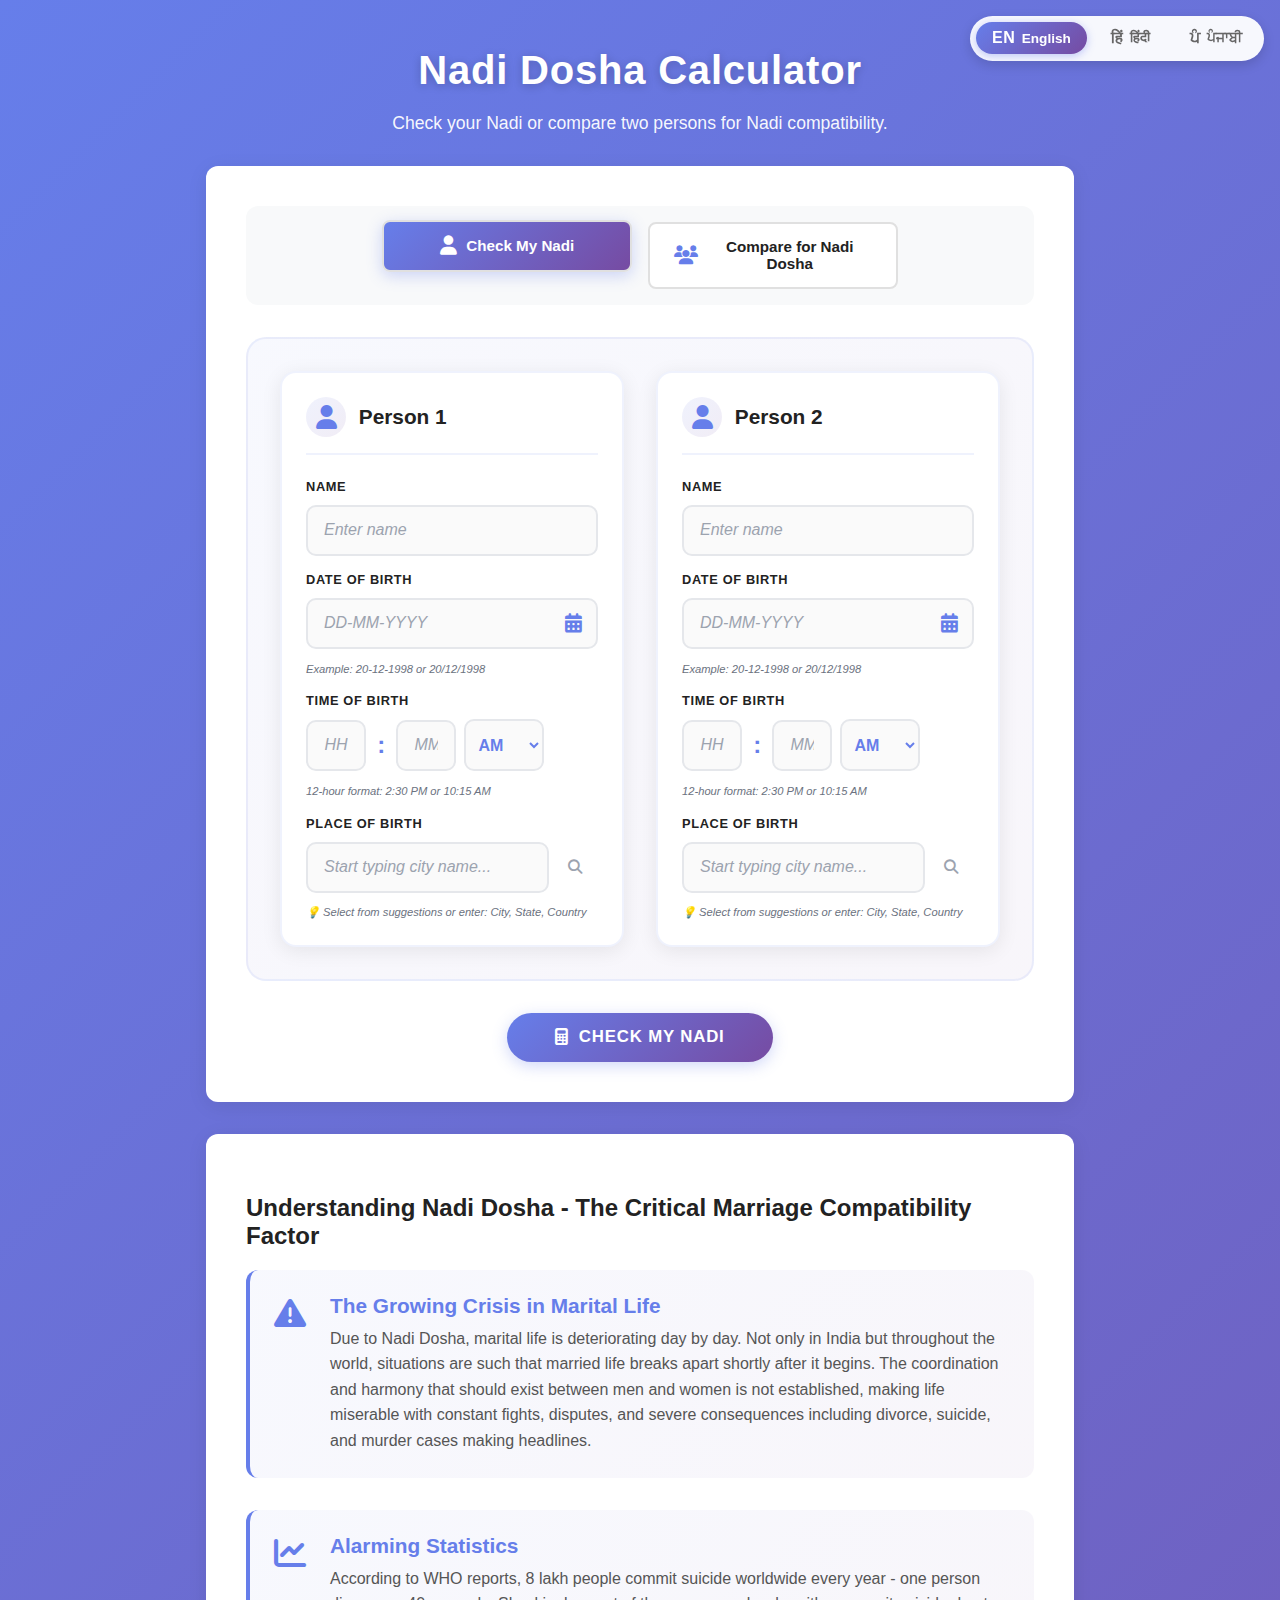
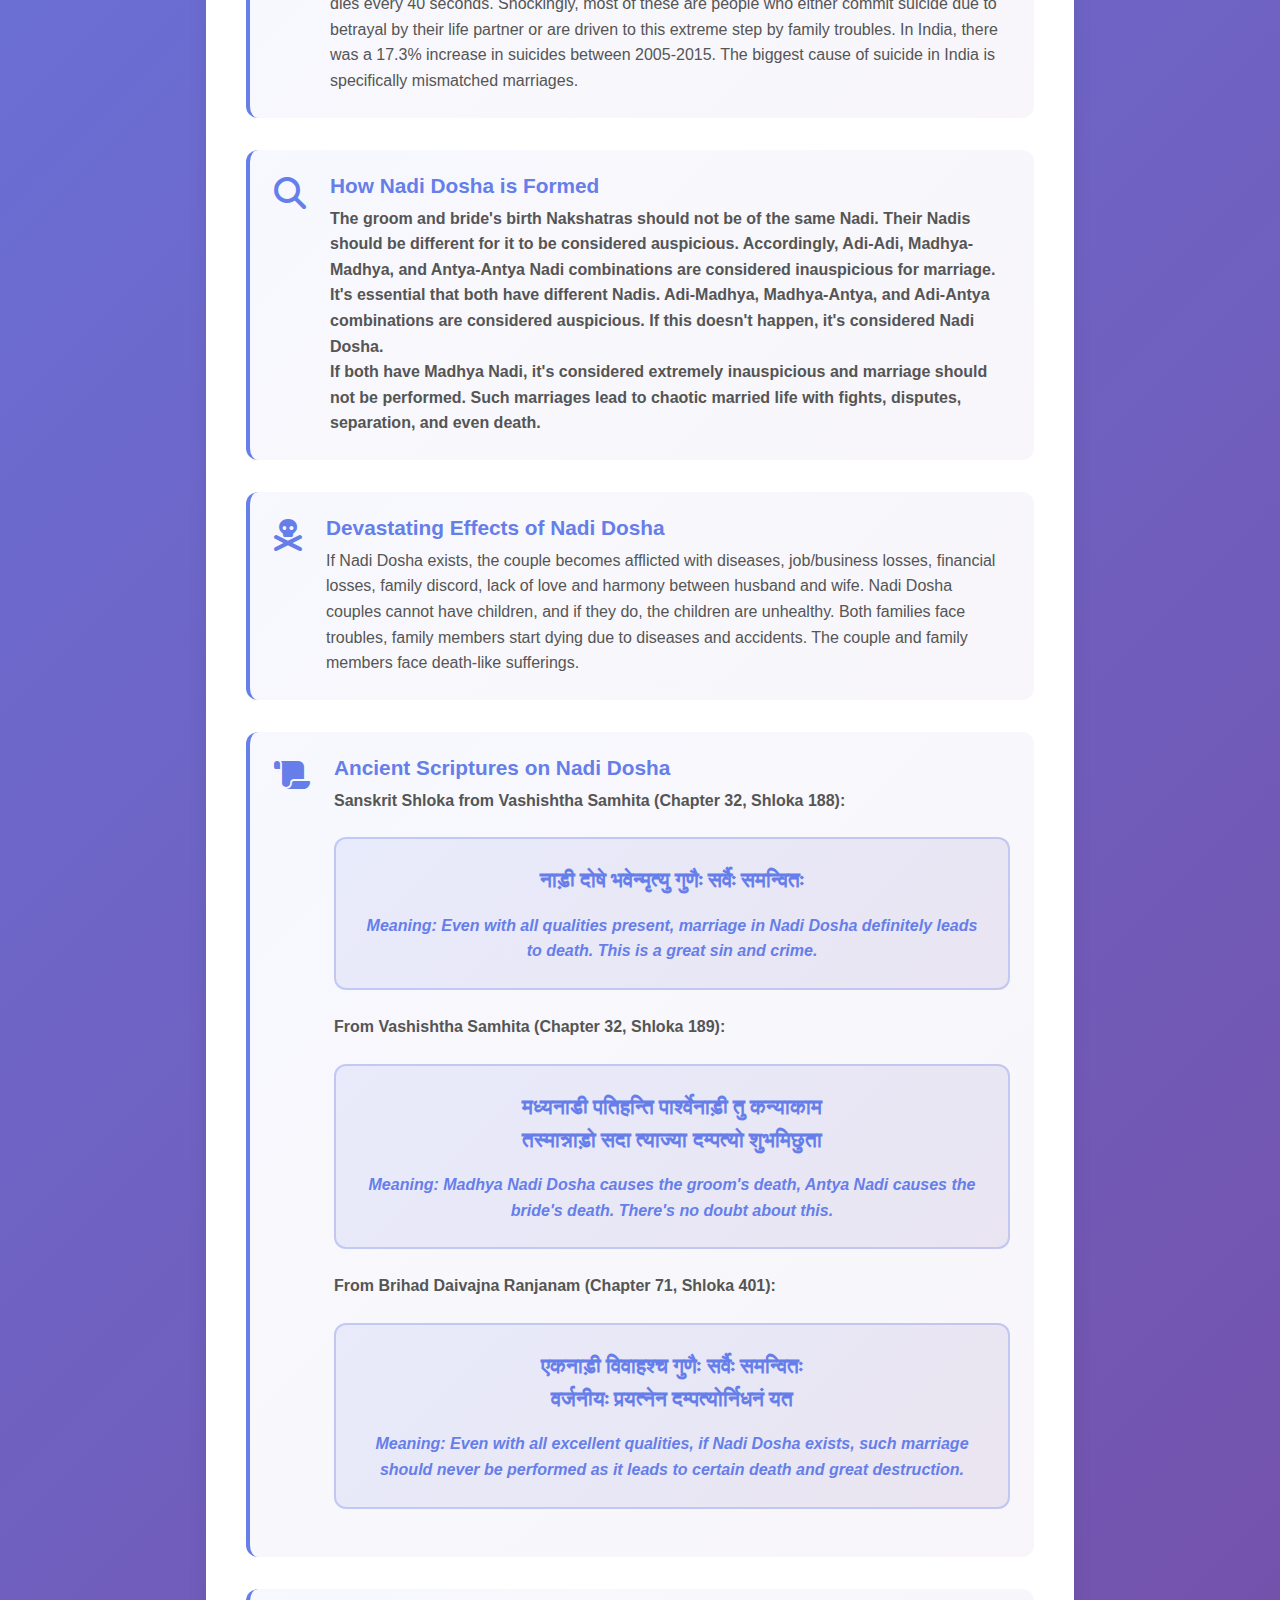
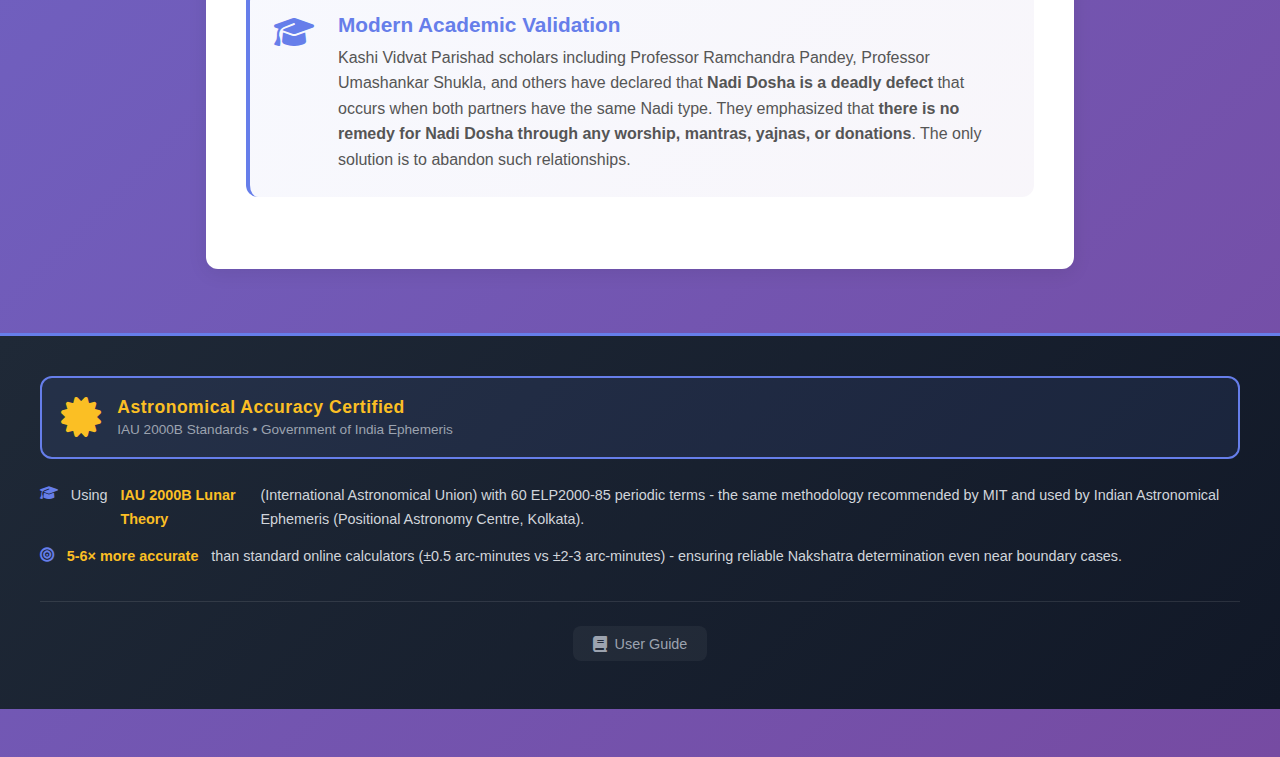
<file: index.html>
<!DOCTYPE html>
<html lang="en">
<head>
  <meta charset="UTF-8">
  <meta name="viewport" content="width=device-width, initial-scale=1.0">
  <meta name="description" content="Calculate Nadi Dosha compatibility for marriage using Vedic astrology. Check your Nadi type or compare two persons with enhanced astronomical accuracy.">
  <meta name="keywords" content="nadi dosha, vedic astrology, kundali matching, nadi calculator, marriage compatibility">
  <title>Nadi Dosha Calculator - Vedic Astrology Compatibility</title>
  <link rel="stylesheet" href="styles.css">
  <link rel="stylesheet" href="https://cdnjs.cloudflare.com/ajax/libs/font-awesome/6.4.0/css/all.min.css">
</head>
<body>
  <div id="corsWarning" class="cors-warning" style="display: none;">
    <div class="cors-warning-content">
      <i class="fas fa-exclamation-triangle"></i>
      <div>
        <strong>⚠️ CORS Error Detected!</strong>
        <p>You opened this file directly (file://). This causes API blocking.</p>
        <p><strong>Solution:</strong> Run a local web server:</p>
        <code>python -m http.server 8000</code>
        <p>Then open: <a href="http://localhost:8000" target="_blank" rel="noopener noreferrer">http://localhost:8000</a></p>
        <p><small>See QUICK-START.md for detailed instructions</small></p>
      </div>
    </div>
  </div>

  <header class="header">
    <div class="language-selector">
      <button class="lang-btn active" data-lang="en" title="English">
        <span class="lang-code">EN</span>
        <span class="lang-text">English</span>
      </button>
      <button class="lang-btn" data-lang="hi" title="हिंदी">
        <span class="lang-code">हिं</span>
        <span class="lang-text">हिंदी</span>
      </button>
      <button class="lang-btn" data-lang="pa" title="ਪੰਜਾਬੀ">
        <span class="lang-code">ਪੰ</span>
        <span class="lang-text">ਪੰਜਾਬੀ</span>
      </button>
    </div>
    <h1 data-i18n="header.title">Nadi Dosha Calculator</h1>
    <p class="subtitle" data-i18n="header.subtitle">Check your Nadi or compare two persons for Nadi compatibility.</p>
  </header>
  <main>
    <form class="nadi-form" id="nadiForm" autocomplete="off" novalidate>
      <div class="mode-selector">
        <label class="mode-option" for="modeSingle">
          <input type="radio" name="mode" value="single" id="modeSingle" checked>
          <span class="mode-label">
            <i class="fas fa-user"></i>
            <span data-i18n="mode.single">Check My Nadi</span>
          </span>
        </label>
        <label class="mode-option" for="modeCompare">
          <input type="radio" name="mode" value="compare" id="modeCompare">
          <span class="mode-label">
            <i class="fas fa-users"></i>
            <span data-i18n="mode.compare">Compare for Nadi Dosha</span>
          </span>
        </label>
      </div>

      <div class="persons-container">
        <div class="person-subcard" id="person1Card">
          <div class="person-header">
            <i class="fas fa-user"></i>
            <h3 id="person1Title">Person 1</h3>
          </div>
          <div class="person-fields">
            <div class="field-group">
              <label for="name1" data-i18n="form.name">Name</label>
              <input type="text" id="name1" name="name1" placeholder="Enter name" data-i18n-placeholder="form.namePlaceholder" required>
            </div>
            <div class="field-group">
              <label for="dob1" data-i18n="form.dob">Date of Birth</label>
              <div class="date-input-wrapper">
                <input type="text" id="dob1" name="dob1" placeholder="DD-MM-YYYY" data-i18n-placeholder="form.dobPlaceholder" maxlength="10" pattern="\d{2}-\d{2}-\d{4}" required>
                <input type="date" id="dob1Helper" class="date-helper">
                <i class="fas fa-calendar-alt date-icon" onclick="document.getElementById('dob1Helper').showPicker()"></i>
              </div>
              <small class="input-hint" data-i18n="form.dobHint">Example: 20-12-1998 or 20/12/1998</small>
            </div>
            <div class="field-group">
              <label for="tob1" data-i18n="form.tob">Time of Birth</label>
              <div class="time-input-group">
                <input type="text" id="tobHour1" name="tobHour1" placeholder="HH" maxlength="2" pattern="[0-9]{1,2}" required class="time-hour">
                <span class="time-separator">:</span>
                <input type="text" id="tobMin1" name="tobMin1" placeholder="MM" maxlength="2" pattern="[0-9]{2}" required class="time-minute">
                <select id="tobPeriod1" name="tobPeriod1" required class="time-period">
                  <option value="AM">AM</option>
                  <option value="PM">PM</option>
                </select>
              </div>
              <small class="input-hint" data-i18n="form.tobHint">12-hour format: 2:30 PM or 10:15 AM</small>
            </div>
            <div class="field-group autocomplete-wrapper">
              <label for="pob1" data-i18n="form.pob">Place of Birth</label>
              <div class="autocomplete-container">
                <input type="text" id="pob1" name="pob1" placeholder="Start typing city name..." data-i18n-placeholder="form.pobPlaceholder" required autocomplete="off">
                <i class="fas fa-search autocomplete-icon"></i>
                <div class="autocomplete-dropdown" id="autocomplete1"></div>
              </div>
              <small class="input-hint" data-i18n="form.pobHint">💡 Select from suggestions or enter: City, State, Country</small>
            </div>
          </div>
        </div>

        <div class="person-subcard" id="person2Card">
          <div class="person-header">
            <i class="fas fa-user"></i>
            <h3 id="person2Title">Person 2</h3>
          </div>
          <div class="person-fields">
            <div class="field-group">
              <label for="name2" data-i18n="form.name">Name</label>
              <input type="text" id="name2" name="name2" placeholder="Enter name" data-i18n-placeholder="form.namePlaceholder">
            </div>
            <div class="field-group">
              <label for="dob2" data-i18n="form.dob">Date of Birth</label>
              <div class="date-input-wrapper">
                <input type="text" id="dob2" name="dob2" placeholder="DD-MM-YYYY" data-i18n-placeholder="form.dobPlaceholder" maxlength="10" pattern="\d{2}-\d{2}-\d{4}">
                <input type="date" id="dob2Helper" class="date-helper">
                <i class="fas fa-calendar-alt date-icon" onclick="document.getElementById('dob2Helper').showPicker()"></i>
              </div>
              <small class="input-hint" data-i18n="form.dobHint">Example: 20-12-1998 or 20/12/1998</small>
            </div>
            <div class="field-group">
              <label for="tob2" data-i18n="form.tob">Time of Birth</label>
              <div class="time-input-group">
                <input type="text" id="tobHour2" name="tobHour2" placeholder="HH" maxlength="2" pattern="[0-9]{1,2}" class="time-hour">
                <span class="time-separator">:</span>
                <input type="text" id="tobMin2" name="tobMin2" placeholder="MM" maxlength="2" pattern="[0-9]{2}" class="time-minute">
                <select id="tobPeriod2" name="tobPeriod2" class="time-period">
                  <option value="AM">AM</option>
                  <option value="PM">PM</option>
                </select>
              </div>
              <small class="input-hint" data-i18n="form.tobHint">12-hour format: 2:30 PM or 10:15 AM</small>
            </div>
            <div class="field-group autocomplete-wrapper">
              <label for="pob2" data-i18n="form.pob">Place of Birth</label>
              <div class="autocomplete-container">
                <input type="text" id="pob2" name="pob2" placeholder="Start typing city name..." data-i18n-placeholder="form.pobPlaceholder" autocomplete="off">
                <i class="fas fa-search autocomplete-icon"></i>
                <div class="autocomplete-dropdown" id="autocomplete2"></div>
              </div>
              <small class="input-hint" data-i18n="form.pobHint">💡 Select from suggestions or enter: City, State, Country</small>
            </div>
          </div>
        </div>
      </div>
      <button type="submit" id="calcBtn">
        <i class="fas fa-calculator"></i>
        <span id="btnText">Check My Nadi</span>
      </button>
    </form>

    <section class="results-section" id="resultsSection" style="display: none;">
      <h2 class="results-title" id="resultsTitle">Compatibility Analysis</h2>
      
      <div class="results-persons" id="resultsPersons">
        <div class="result-person" id="resultPerson1">
          <div class="person-header">
            <i class="fas fa-user person-icon"></i>
            <h3 id="resultName1">Person 1</h3>
          </div>
          <div class="person-details">
            <div class="detail-item">
              <i class="fas fa-star detail-icon"></i>
              <span class="detail-label" data-i18n="results.nakshatra">Nakshatra:</span>
              <span class="detail-value" id="nakshatra1"></span>
            </div>
            <div class="nadi-badge" id="nadiBadge1">
              <div class="nadi-icon" id="nadiIcon1"></div>
              <div class="nadi-info">
                <span class="nadi-label" data-i18n="results.nadiType">Nadi Type</span>
                <span class="nadi-value" id="nadi1"></span>
              </div>
            </div>
            <div class="nadi-description" id="nadiDesc1"></div>
          </div>
        </div>

        <div class="comparison-divider" id="comparisonDivider">
          <div class="divider-line"></div>
          <div class="vs-circle">VS</div>
          <div class="divider-line"></div>
        </div>

        <div class="result-person" id="resultPerson2">
          <div class="person-header">
            <i class="fas fa-user person-icon"></i>
            <h3 id="resultName2">Person 2</h3>
          </div>
          <div class="person-details">
            <div class="detail-item">
              <i class="fas fa-star detail-icon"></i>
              <span class="detail-label" data-i18n="results.nakshatra">Nakshatra:</span>
              <span class="detail-value" id="nakshatra2"></span>
            </div>
            <div class="nadi-badge" id="nadiBadge2">
              <div class="nadi-icon" id="nadiIcon2"></div>
              <div class="nadi-info">
                <span class="nadi-label" data-i18n="results.nadiType">Nadi Type</span>
                <span class="nadi-value" id="nadi2"></span>
              </div>
            </div>
            <div class="nadi-description" id="nadiDesc2"></div>
          </div>
        </div>
      </div>

      <div class="dosha-judgement-card">
        <div class="judgement-icon" id="judgementIcon"></div>
      <div class="dosha-judgement" id="doshaJudgement"></div>
        <div class="judgement-explanation" id="judgementExplanation"></div>
      </div>

      <div class="calculation-info">
        <i class="fas fa-info-circle"></i>
        <span>Calculation Accuracy: <strong id="accuracyInfo">Enhanced Lunar Theory (±0.5 arc-minutes)</strong></span>
        <span class="tech-note">Using IAU 2000B lunar elements with 60 ELP2000 periodic terms and Lahiri Ayanamsa</span>
      </div>
    </section>

    <section class="explanation-section">
      <h2 data-i18n="explanation.title">Understanding Nadi Dosha - The Critical Marriage Compatibility Factor</h2>
      
      <div class="info-card">
        <i class="fas fa-exclamation-triangle info-icon"></i>
        <div>
          <h4 data-i18n="explanation.crisis.title">The Growing Crisis in Marital Life</h4>
          <p data-i18n="explanation.crisis.content">Due to Nadi Dosha, marital life is deteriorating day by day. Not only in India but throughout the world, situations are such that married life breaks apart shortly after it begins. The coordination and harmony that should exist between men and women is not established, making life miserable with constant fights, disputes, and severe consequences including divorce, suicide, and murder cases making headlines.</p>
        </div>
      </div>

      <div class="info-card">
        <i class="fas fa-chart-line info-icon"></i>
        <div>
          <h4 data-i18n="explanation.statistics.title">Alarming Statistics</h4>
          <p data-i18n="explanation.statistics.content">According to WHO reports, 8 lakh people commit suicide worldwide every year - one person dies every 40 seconds. Shockingly, most of these are people who either commit suicide due to betrayal by their life partner or are driven to this extreme step by family troubles. In India, there was a 17.3% increase in suicides between 2005-2015. The biggest cause of suicide in India is specifically mismatched marriages.</p>
        </div>
      </div>

      <div class="info-card">
        <i class="fas fa-search info-icon"></i>
        <div>
          <h4 data-i18n="explanation.formation.title">How Nadi Dosha is Formed</h4>
          <p><strong data-i18n="explanation.formation.content1">The groom and bride's birth Nakshatras should not be of the same Nadi. Their Nadis should be different for it to be considered auspicious. Accordingly, Adi-Adi, Madhya-Madhya, and Antya-Antya Nadi combinations are considered inauspicious for marriage. It's essential that both have different Nadis. Adi-Madhya, Madhya-Antya, and Adi-Antya combinations are considered auspicious. If this doesn't happen, it's considered Nadi Dosha.</strong></p>
          <p><strong data-i18n="explanation.formation.content2">If both have Madhya Nadi, it's considered extremely inauspicious and marriage should not be performed. Such marriages lead to chaotic married life with fights, disputes, separation, and even death.</strong></p>
        </div>
      </div>

      <div class="info-card">
        <i class="fas fa-skull-crossbones info-icon"></i>
        <div>
          <h4 data-i18n="explanation.effects.title">Devastating Effects of Nadi Dosha</h4>
          <p data-i18n="explanation.effects.content">If Nadi Dosha exists, the couple becomes afflicted with diseases, job/business losses, financial losses, family discord, lack of love and harmony between husband and wife. Nadi Dosha couples cannot have children, and if they do, the children are unhealthy. Both families face troubles, family members start dying due to diseases and accidents. The couple and family members face death-like sufferings.</p>
        </div>
      </div>

      <div class="info-card">
        <i class="fas fa-scroll info-icon"></i>
        <div>
          <h4 data-i18n="explanation.scriptures.title">Ancient Scriptures on Nadi Dosha</h4>
          <p><strong data-i18n="explanation.scriptures.intro">Sanskrit Shloka from Vashishtha Samhita (Chapter 32, Shloka 188):</strong></p>
          <div class="sanskrit-shloka">
            <strong data-i18n="explanation.scriptures.shloka1">नाड़ी दोषे भवेन्मृत्यु गुणैः सर्वैः समन्वितः</strong>
            <p><em data-i18n="explanation.scriptures.meaning1">Meaning: Even with all qualities present, marriage in Nadi Dosha definitely leads to death. This is a great sin and crime.</em></p>
          </div>
          
          <p><strong data-i18n="explanation.scriptures.intro2">From Vashishtha Samhita (Chapter 32, Shloka 189):</strong></p>
          <div class="sanskrit-shloka">
            <strong data-i18n="explanation.scriptures.shloka2">मध्यनाडी पतिहन्ति पार्श्वेनाड़ी तु कन्याकाम<br>
            तस्मान्नाड़ो सदा त्याज्या दम्पत्यो शुभमिछुता</strong>
            <p><em data-i18n="explanation.scriptures.meaning2">Meaning: Madhya Nadi Dosha causes the groom's death, Antya Nadi causes the bride's death. There's no doubt about this.</em></p>
          </div>

          <p><strong data-i18n="explanation.scriptures.intro3">From Brihad Daivajna Ranjanam (Chapter 71, Shloka 401):</strong></p>
          <div class="sanskrit-shloka">
            <strong data-i18n="explanation.scriptures.shloka3">एकनाड़ी विवाहश्च गुणैः सर्वैः समन्वितः<br>
            वर्जनीयः प्रयत्नेन दम्पत्योर्निधनं यत</strong>
            <p><em data-i18n="explanation.scriptures.meaning3">Meaning: Even with all excellent qualities, if Nadi Dosha exists, such marriage should never be performed as it leads to certain death and great destruction.</em></p>
          </div>
        </div>
      </div>

      <div class="info-card">
        <i class="fas fa-graduation-cap info-icon"></i>
        <div>
          <h4 data-i18n="explanation.academic.title">Modern Academic Validation</h4>
          <p data-i18n="explanation.academic.content">Kashi Vidvat Parishad scholars including Professor Ramchandra Pandey, Professor Umashankar Shukla, and others have declared that <strong>Nadi Dosha is a deadly defect</strong> that occurs when both partners have the same Nadi type. They emphasized that <strong>there is no remedy for Nadi Dosha through any worship, mantras, yajnas, or donations</strong>. The only solution is to abandon such relationships.</p>
        </div>
      </div>
    </section>
  </main>

  <footer class="site-footer">
    <div class="footer-content">
      <div class="footer-badge">
        <i class="fas fa-certificate"></i>
        <div class="badge-text">
          <span class="badge-title" data-i18n="footer.certified">Astronomical Accuracy Certified</span>
          <span class="badge-subtitle" data-i18n="footer.standards">IAU 2000B Standards • Government of India Ephemeris</span>
        </div>
      </div>
      <div class="footer-details">
        <p data-i18n="footer.method">
          <i class="fas fa-graduation-cap"></i>
          Using <strong>IAU 2000B Lunar Theory</strong> (International Astronomical Union) with 60 ELP2000-85 periodic terms - 
          the same methodology recommended by MIT and used by Indian Astronomical Ephemeris (Positional Astronomy Centre, Kolkata).
        </p>
        <p data-i18n="footer.accuracy">
          <i class="fas fa-bullseye"></i>
          <strong>5-6× more accurate</strong> than standard online calculators (±0.5 arc-minutes vs ±2-3 arc-minutes) - 
          ensuring reliable Nakshatra determination even near boundary cases.
        </p>
      </div>
      <div class="footer-links">
        <a href="USER_GUIDE.md" target="_blank" rel="noopener noreferrer" data-i18n="footer.userGuide">
          <i class="fas fa-book"></i> User Guide
        </a>
      </div>
    </div>
  </footer>

  <script src="script.js"></script>
</body>
</html>
</file>
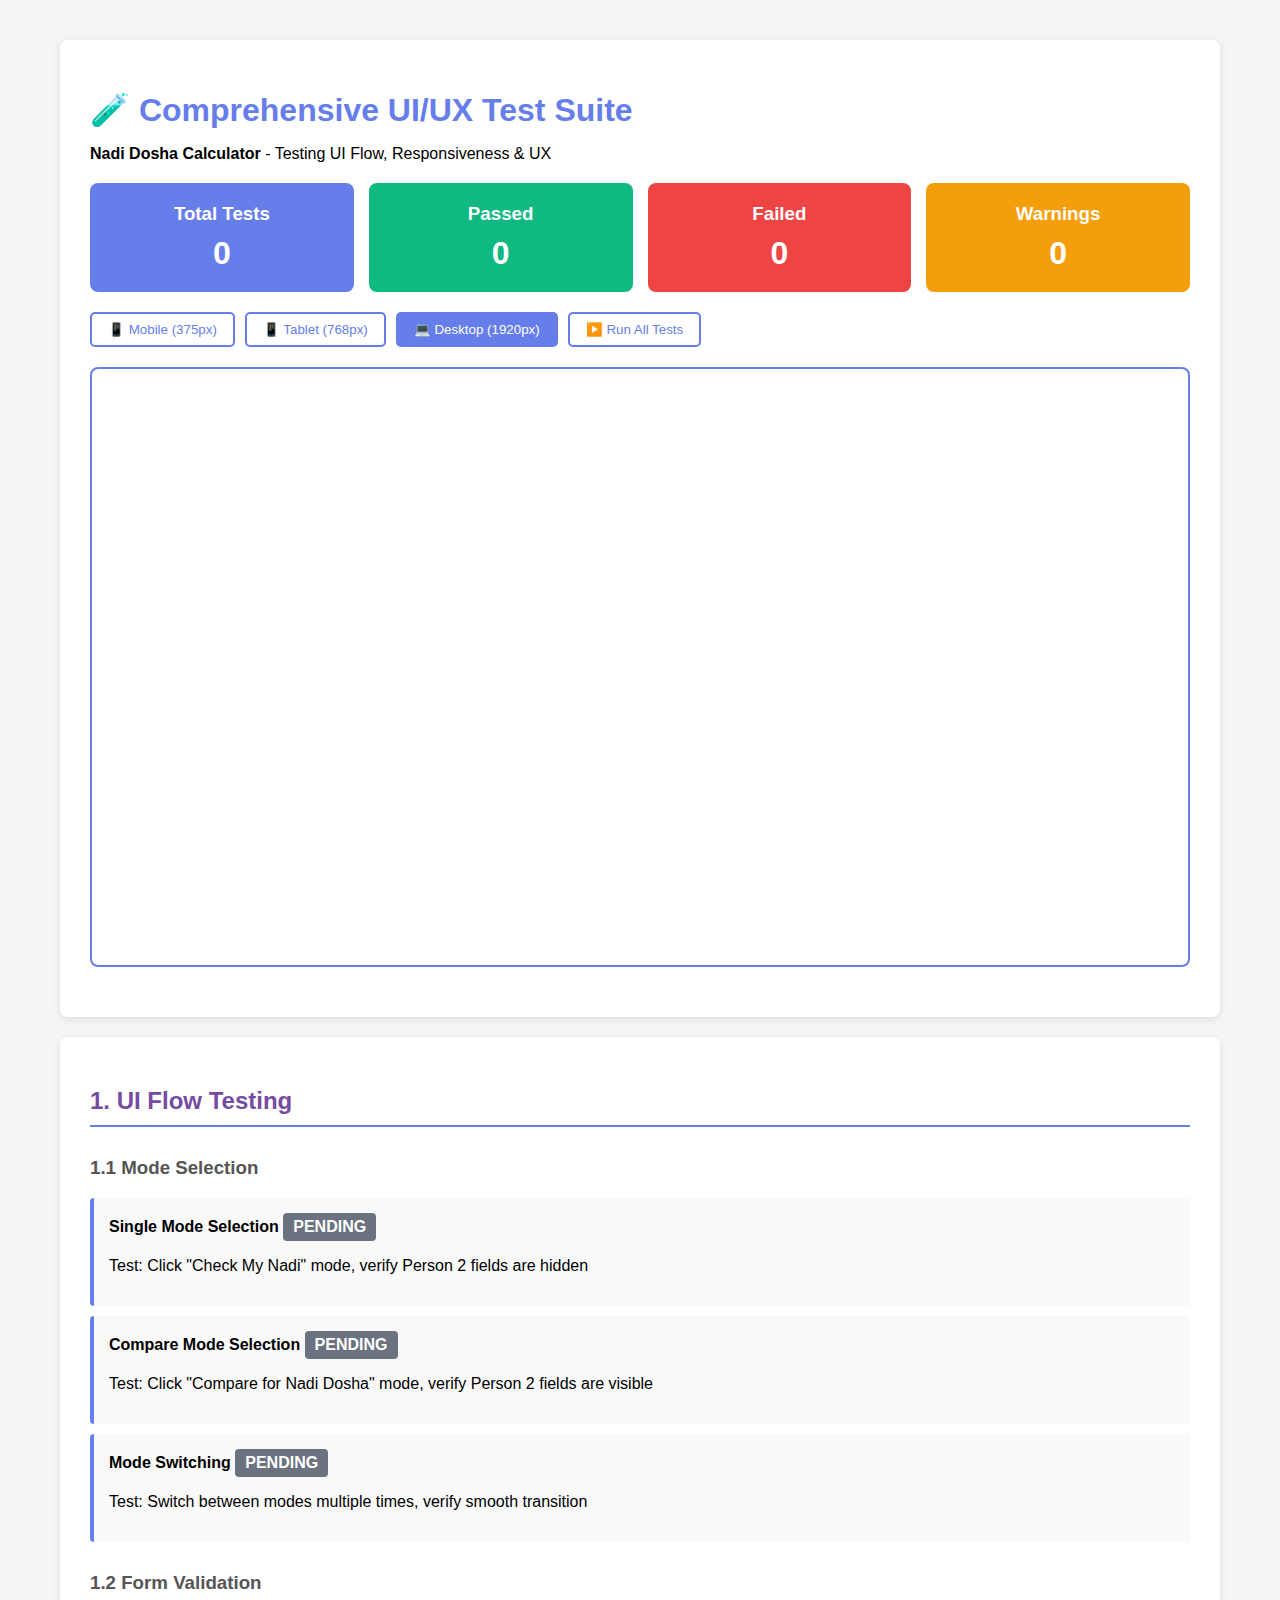
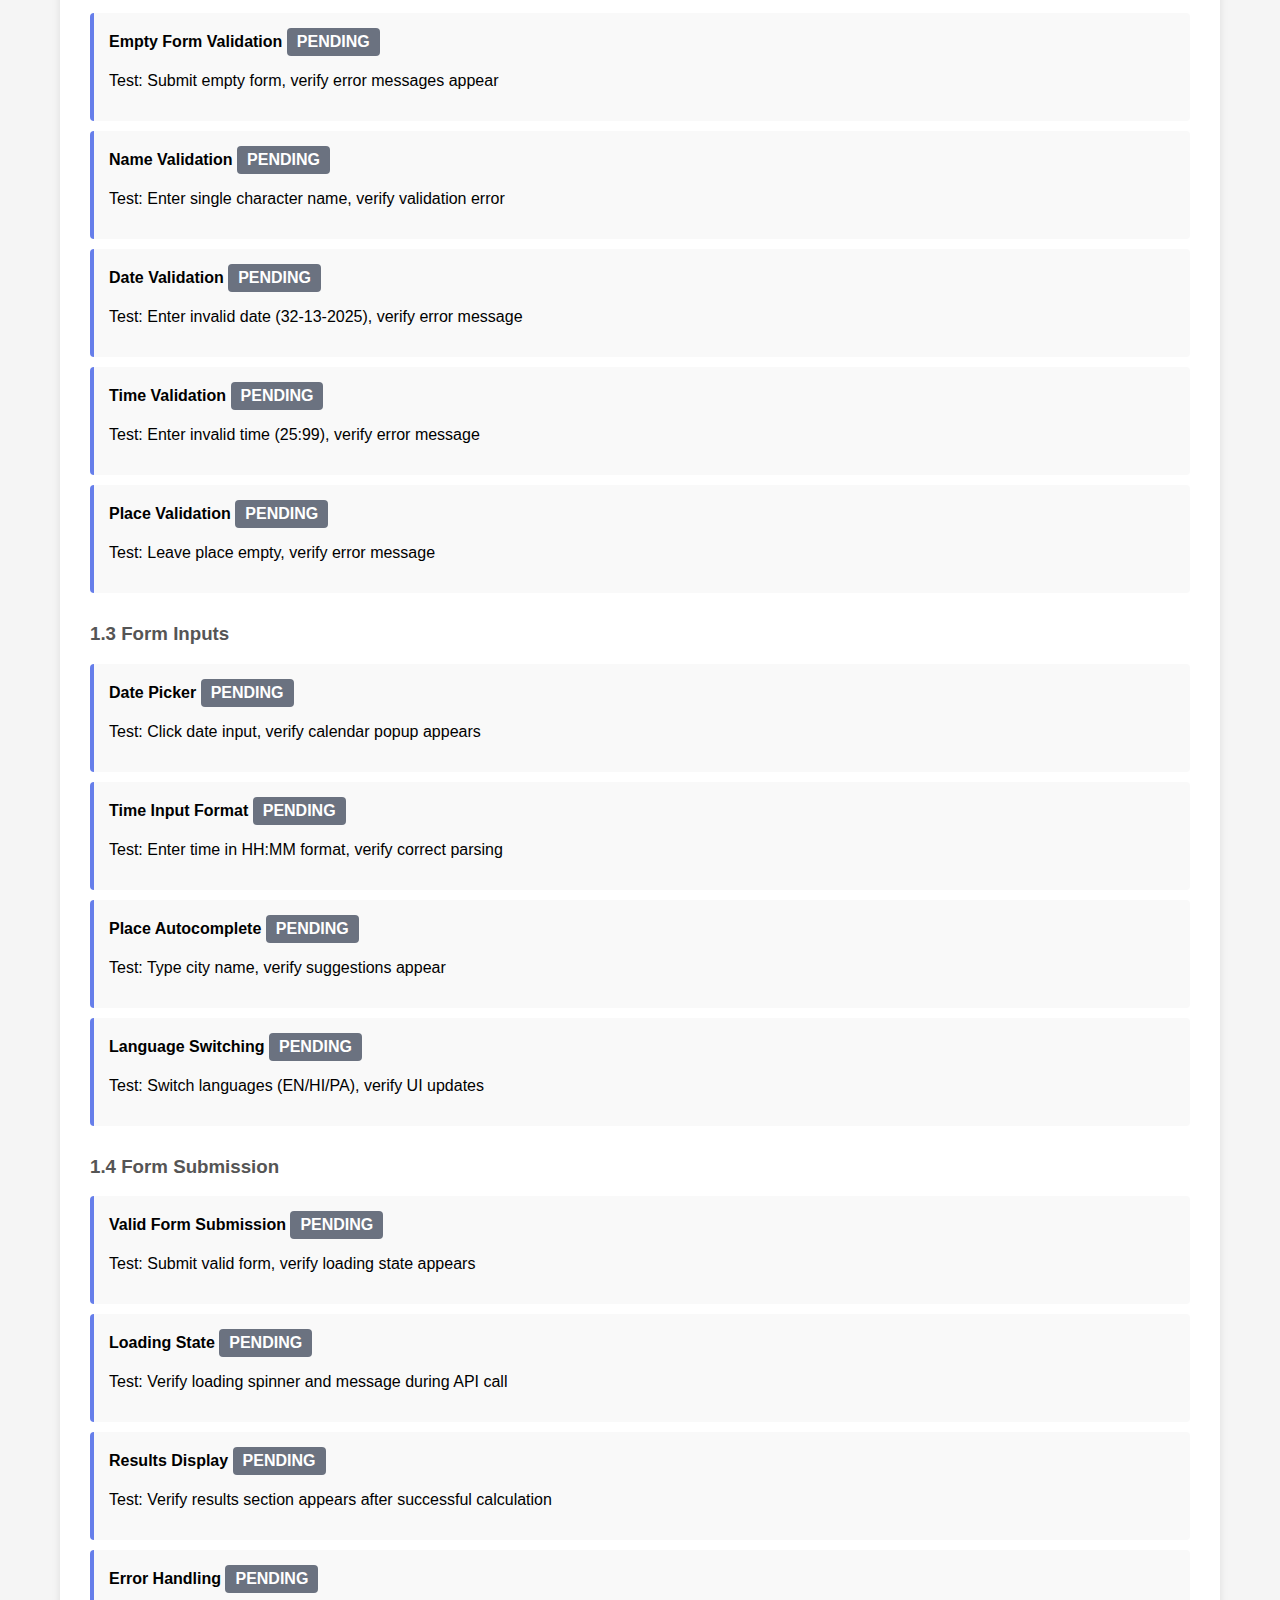
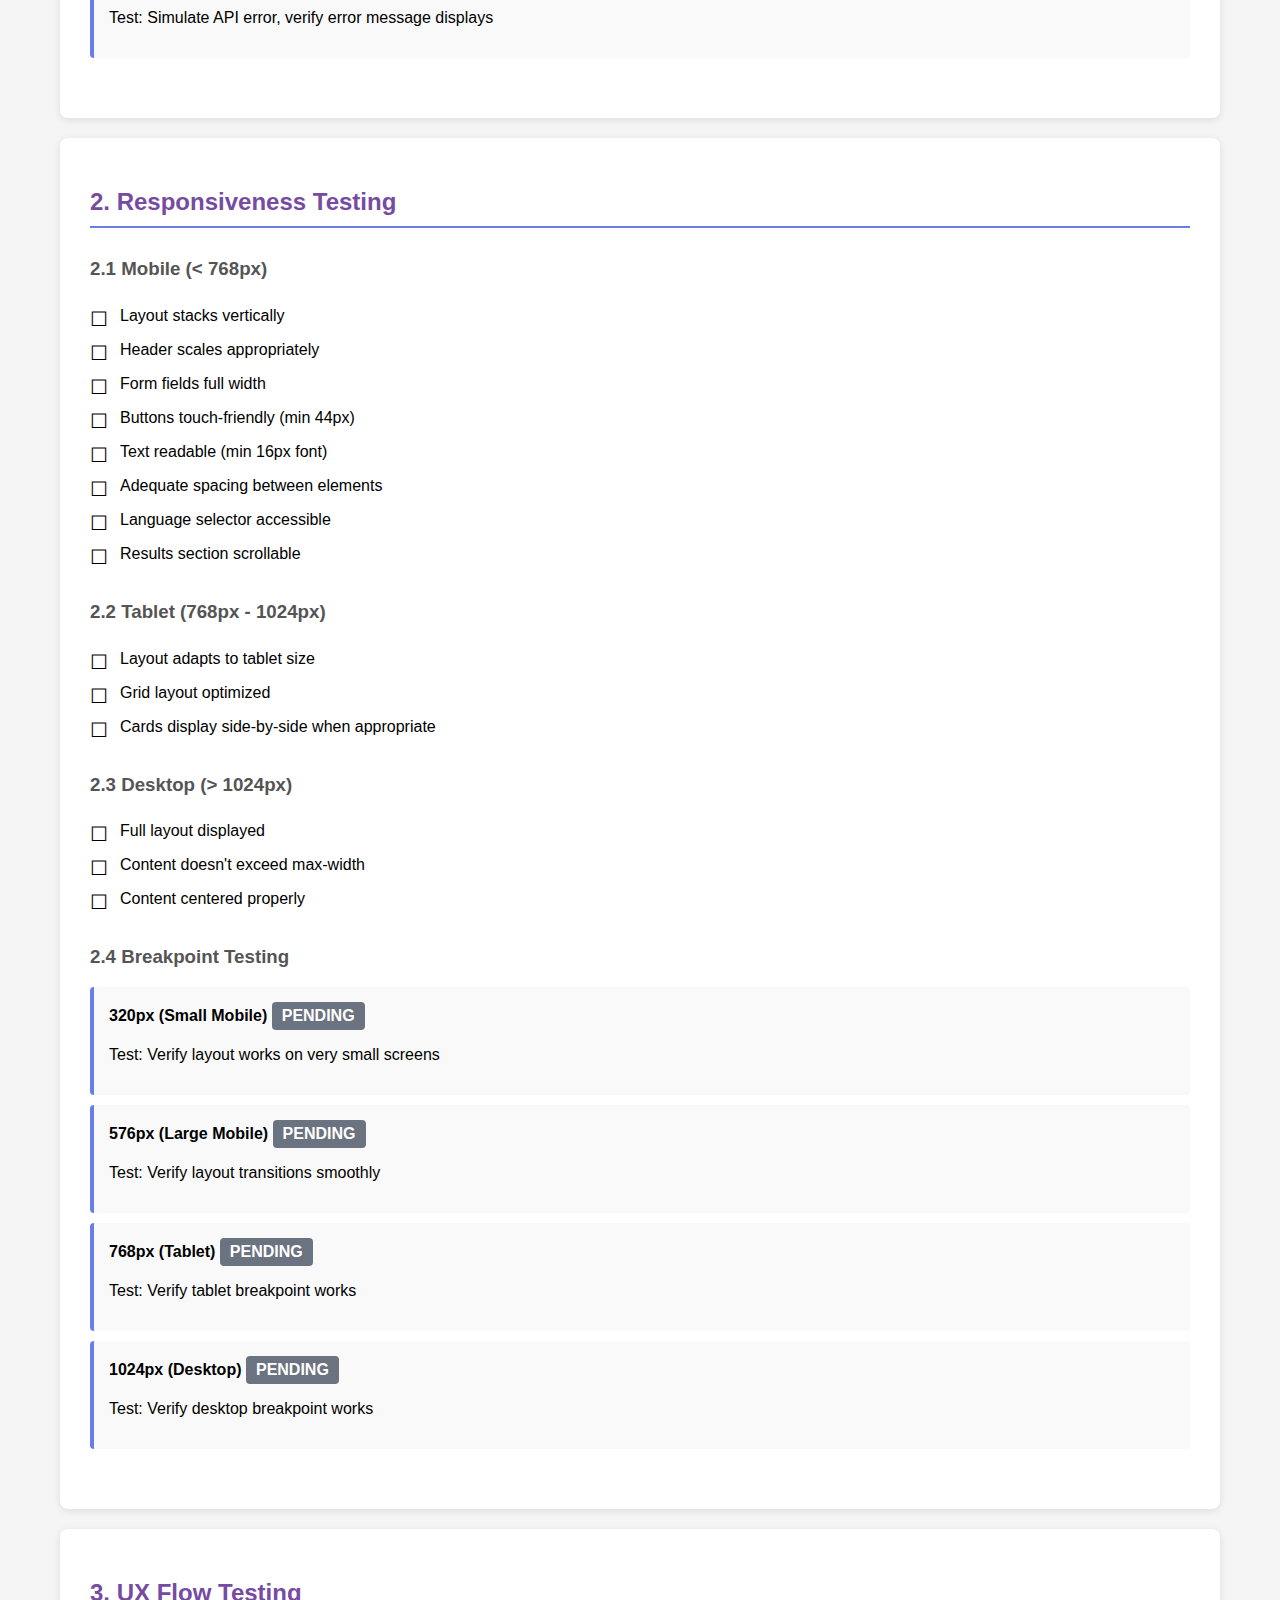
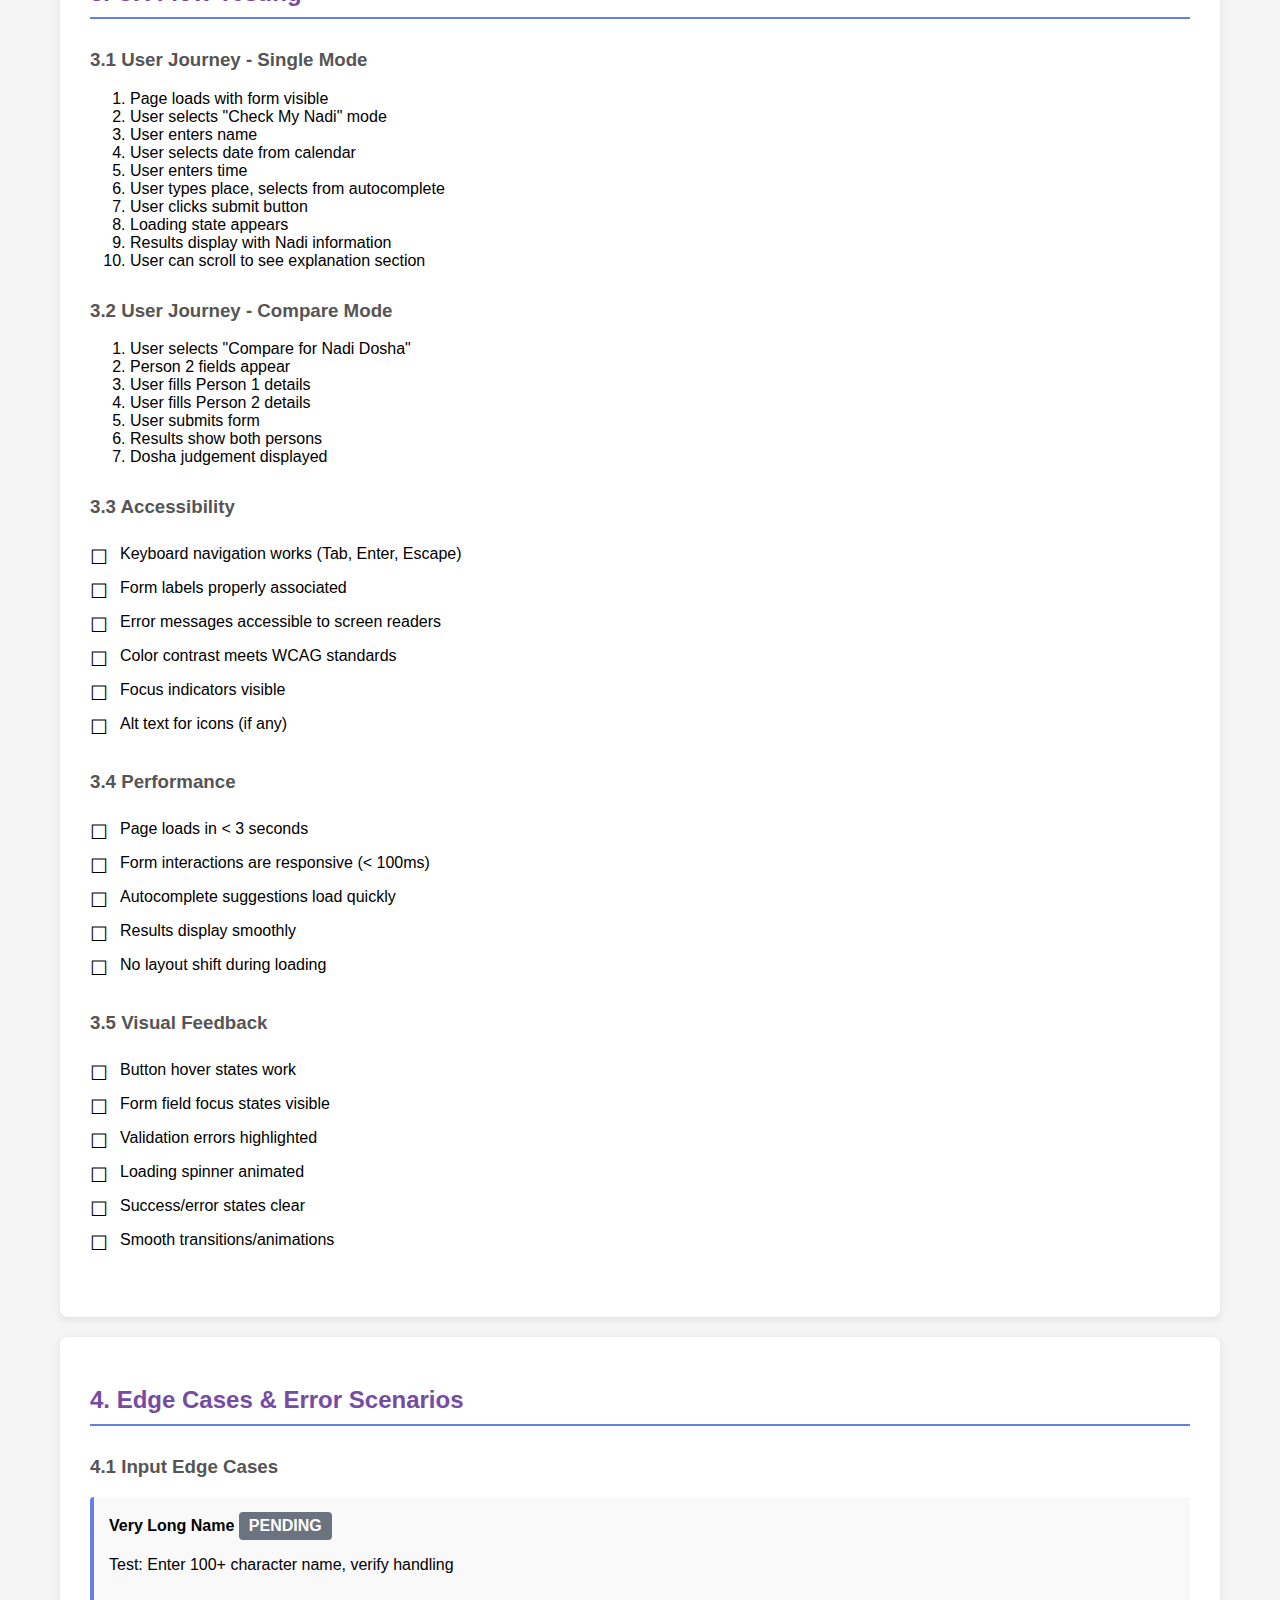
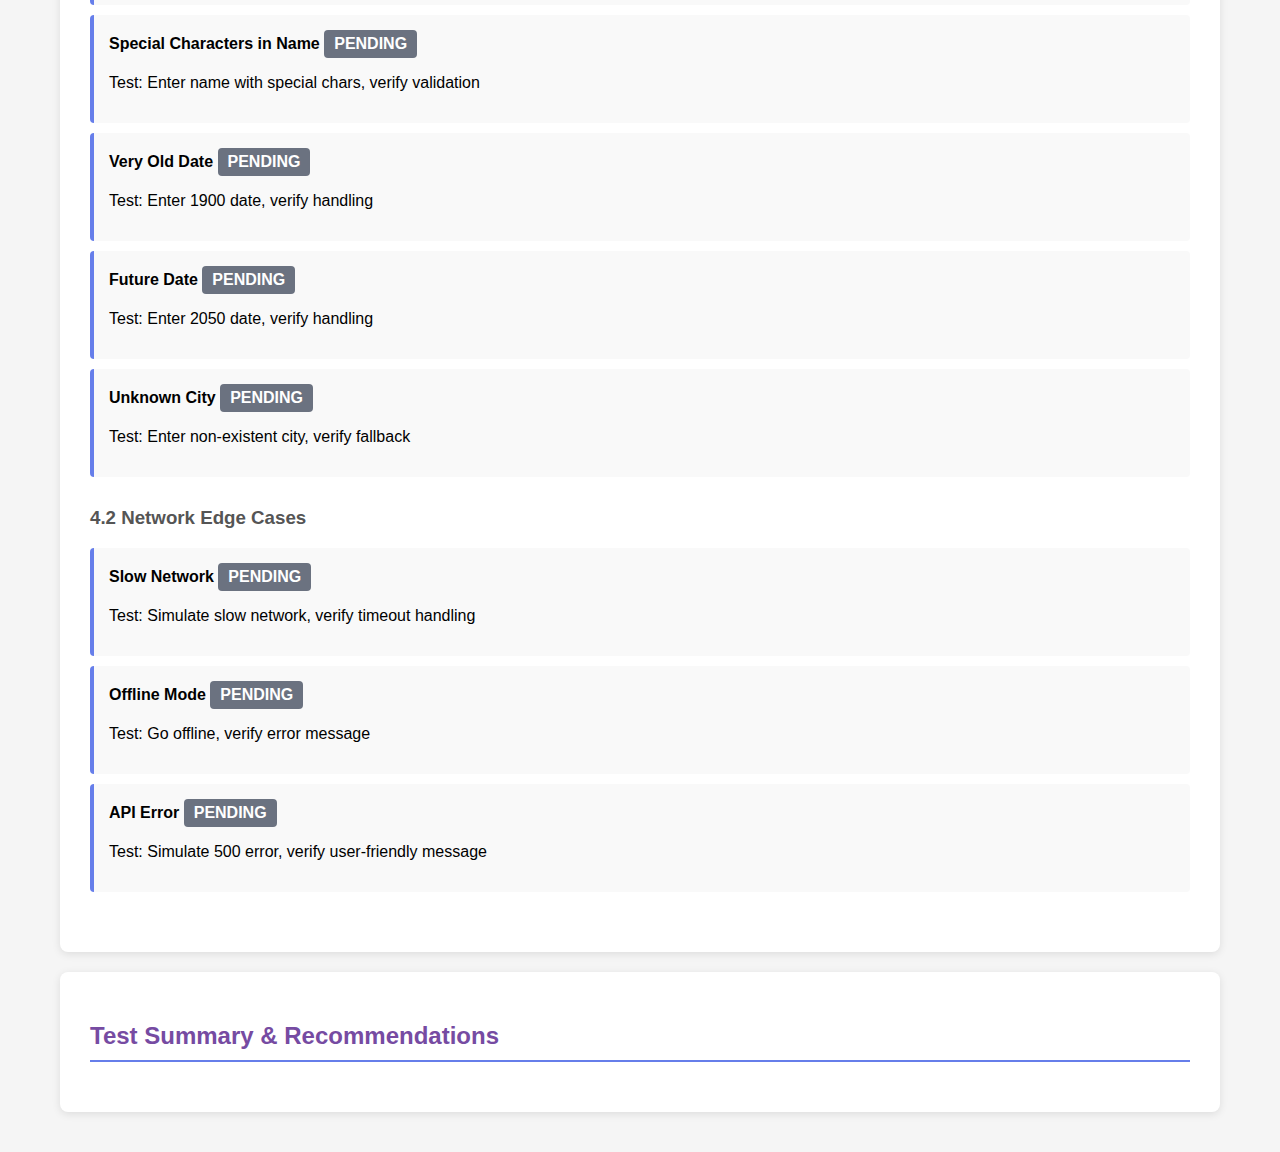
<file: test_ui_ux_comprehensive.html>
<!DOCTYPE html>
<html lang="en">
<head>
  <meta charset="UTF-8">
  <meta name="viewport" content="width=device-width, initial-scale=1.0">
  <title>UI/UX Test Suite - Nadi Dosha Calculator</title>
  <style>
    * { box-sizing: border-box; }
    body {
      font-family: 'Segoe UI', Arial, sans-serif;
      max-width: 1200px;
      margin: 0 auto;
      padding: 20px;
      background: #f5f5f5;
    }
    .test-container {
      background: white;
      padding: 30px;
      margin: 20px 0;
      border-radius: 8px;
      box-shadow: 0 2px 8px rgba(0,0,0,0.1);
    }
    h1 { color: #667eea; margin-bottom: 10px; }
    h2 { color: #764ba2; border-bottom: 2px solid #667eea; padding-bottom: 10px; }
    h3 { color: #555; margin-top: 25px; }
    .test-section { margin: 30px 0; }
    .test-item {
      background: #f9f9f9;
      padding: 15px;
      margin: 10px 0;
      border-left: 4px solid #667eea;
      border-radius: 4px;
    }
    .test-item.passed { border-left-color: #10b981; background: #f0fdf4; }
    .test-item.failed { border-left-color: #ef4444; background: #fef2f2; }
    .test-item.warning { border-left-color: #f59e0b; background: #fffbeb; }
    .status { font-weight: bold; padding: 5px 10px; border-radius: 4px; display: inline-block; }
    .status.passed { background: #10b981; color: white; }
    .status.failed { background: #ef4444; color: white; }
    .status.warning { background: #f59e0b; color: white; }
    .status.pending { background: #6b7280; color: white; }
    .summary {
      display: grid;
      grid-template-columns: repeat(auto-fit, minmax(200px, 1fr));
      gap: 15px;
      margin: 20px 0;
    }
    .summary-card {
      padding: 20px;
      border-radius: 8px;
      text-align: center;
    }
    .summary-card.total { background: #667eea; color: white; }
    .summary-card.passed { background: #10b981; color: white; }
    .summary-card.failed { background: #ef4444; color: white; }
    .summary-card.warning { background: #f59e0b; color: white; }
    .summary-card h3 { margin: 0 0 10px 0; color: inherit; border: none; }
    .summary-card .number { font-size: 2em; font-weight: bold; }
    .test-button {
      background: #667eea;
      color: white;
      border: none;
      padding: 10px 20px;
      border-radius: 5px;
      cursor: pointer;
      margin: 5px;
      font-size: 14px;
    }
    .test-button:hover { background: #764ba2; }
    .test-button:disabled { background: #ccc; cursor: not-allowed; }
    .iframe-container {
      width: 100%;
      height: 600px;
      border: 2px solid #667eea;
      border-radius: 8px;
      margin: 20px 0;
      overflow: hidden;
    }
    .iframe-container iframe {
      width: 100%;
      height: 100%;
      border: none;
    }
    .device-selector {
      display: flex;
      gap: 10px;
      margin: 20px 0;
      flex-wrap: wrap;
    }
    .device-btn {
      padding: 8px 16px;
      border: 2px solid #667eea;
      background: white;
      color: #667eea;
      border-radius: 5px;
      cursor: pointer;
    }
    .device-btn.active {
      background: #667eea;
      color: white;
    }
    code {
      background: #f4f4f4;
      padding: 2px 6px;
      border-radius: 3px;
      font-family: monospace;
    }
    .checklist {
      list-style: none;
      padding: 0;
    }
    .checklist li {
      padding: 8px 0;
      padding-left: 30px;
      position: relative;
    }
    .checklist li:before {
      content: "☐";
      position: absolute;
      left: 0;
      font-size: 20px;
    }
    .checklist li.checked:before {
      content: "☑";
      color: #10b981;
    }
  </style>
</head>
<body>
  <div class="test-container">
    <h1>🧪 Comprehensive UI/UX Test Suite</h1>
    <p><strong>Nadi Dosha Calculator</strong> - Testing UI Flow, Responsiveness & UX</p>
    
    <div class="summary" id="summary">
      <div class="summary-card total">
        <h3>Total Tests</h3>
        <div class="number" id="totalCount">0</div>
      </div>
      <div class="summary-card passed">
        <h3>Passed</h3>
        <div class="number" id="passedCount">0</div>
      </div>
      <div class="summary-card failed">
        <h3>Failed</h3>
        <div class="number" id="failedCount">0</div>
      </div>
      <div class="summary-card warning">
        <h3>Warnings</h3>
        <div class="number" id="warningCount">0</div>
      </div>
    </div>

    <div class="device-selector">
      <button class="device-btn" onclick="setViewport(375, 667)">📱 Mobile (375px)</button>
      <button class="device-btn" onclick="setViewport(768, 1024)">📱 Tablet (768px)</button>
      <button class="device-btn active" onclick="setViewport(1920, 1080)">💻 Desktop (1920px)</button>
      <button class="device-btn" onclick="runAllTests()">▶️ Run All Tests</button>
    </div>

    <div class="iframe-container">
      <iframe id="testFrame" src="http://159.89.161.170:8000/"></iframe>
    </div>
  </div>

  <!-- CATEGORY 1: UI FLOW TESTING -->
  <div class="test-container">
    <h2>1. UI Flow Testing</h2>
    
    <div class="test-section">
      <h3>1.1 Mode Selection</h3>
      <div class="test-item" id="test-mode-single">
        <strong>Single Mode Selection</strong>
        <span class="status pending">PENDING</span>
        <p>Test: Click "Check My Nadi" mode, verify Person 2 fields are hidden</p>
      </div>
      <div class="test-item" id="test-mode-compare">
        <strong>Compare Mode Selection</strong>
        <span class="status pending">PENDING</span>
        <p>Test: Click "Compare for Nadi Dosha" mode, verify Person 2 fields are visible</p>
      </div>
      <div class="test-item" id="test-mode-switch">
        <strong>Mode Switching</strong>
        <span class="status pending">PENDING</span>
        <p>Test: Switch between modes multiple times, verify smooth transition</p>
      </div>
    </div>

    <div class="test-section">
      <h3>1.2 Form Validation</h3>
      <div class="test-item" id="test-validation-empty">
        <strong>Empty Form Validation</strong>
        <span class="status pending">PENDING</span>
        <p>Test: Submit empty form, verify error messages appear</p>
      </div>
      <div class="test-item" id="test-validation-name">
        <strong>Name Validation</strong>
        <span class="status pending">PENDING</span>
        <p>Test: Enter single character name, verify validation error</p>
      </div>
      <div class="test-item" id="test-validation-date">
        <strong>Date Validation</strong>
        <span class="status pending">PENDING</span>
        <p>Test: Enter invalid date (32-13-2025), verify error message</p>
      </div>
      <div class="test-item" id="test-validation-time">
        <strong>Time Validation</strong>
        <span class="status pending">PENDING</span>
        <p>Test: Enter invalid time (25:99), verify error message</p>
      </div>
      <div class="test-item" id="test-validation-place">
        <strong>Place Validation</strong>
        <span class="status pending">PENDING</span>
        <p>Test: Leave place empty, verify error message</p>
      </div>
    </div>

    <div class="test-section">
      <h3>1.3 Form Inputs</h3>
      <div class="test-item" id="test-date-picker">
        <strong>Date Picker</strong>
        <span class="status pending">PENDING</span>
        <p>Test: Click date input, verify calendar popup appears</p>
      </div>
      <div class="test-item" id="test-time-input">
        <strong>Time Input Format</strong>
        <span class="status pending">PENDING</span>
        <p>Test: Enter time in HH:MM format, verify correct parsing</p>
      </div>
      <div class="test-item" id="test-autocomplete">
        <strong>Place Autocomplete</strong>
        <span class="status pending">PENDING</span>
        <p>Test: Type city name, verify suggestions appear</p>
      </div>
      <div class="test-item" id="test-language-switch">
        <strong>Language Switching</strong>
        <span class="status pending">PENDING</span>
        <p>Test: Switch languages (EN/HI/PA), verify UI updates</p>
      </div>
    </div>

    <div class="test-section">
      <h3>1.4 Form Submission</h3>
      <div class="test-item" id="test-submit-valid">
        <strong>Valid Form Submission</strong>
        <span class="status pending">PENDING</span>
        <p>Test: Submit valid form, verify loading state appears</p>
      </div>
      <div class="test-item" id="test-submit-loading">
        <strong>Loading State</strong>
        <span class="status pending">PENDING</span>
        <p>Test: Verify loading spinner and message during API call</p>
      </div>
      <div class="test-item" id="test-results-display">
        <strong>Results Display</strong>
        <span class="status pending">PENDING</span>
        <p>Test: Verify results section appears after successful calculation</p>
      </div>
      <div class="test-item" id="test-error-handling">
        <strong>Error Handling</strong>
        <span class="status pending">PENDING</span>
        <p>Test: Simulate API error, verify error message displays</p>
      </div>
    </div>
  </div>

  <!-- CATEGORY 2: RESPONSIVENESS TESTING -->
  <div class="test-container">
    <h2>2. Responsiveness Testing</h2>
    
    <div class="test-section">
      <h3>2.1 Mobile (< 768px)</h3>
      <ul class="checklist">
        <li id="responsive-mobile-layout">Layout stacks vertically</li>
        <li id="responsive-mobile-header">Header scales appropriately</li>
        <li id="responsive-mobile-form">Form fields full width</li>
        <li id="responsive-mobile-buttons">Buttons touch-friendly (min 44px)</li>
        <li id="responsive-mobile-text">Text readable (min 16px font)</li>
        <li id="responsive-mobile-spacing">Adequate spacing between elements</li>
        <li id="responsive-mobile-nav">Language selector accessible</li>
        <li id="responsive-mobile-results">Results section scrollable</li>
      </ul>
    </div>

    <div class="test-section">
      <h3>2.2 Tablet (768px - 1024px)</h3>
      <ul class="checklist">
        <li id="responsive-tablet-layout">Layout adapts to tablet size</li>
        <li id="responsive-tablet-grid">Grid layout optimized</li>
        <li id="responsive-tablet-cards">Cards display side-by-side when appropriate</li>
      </ul>
    </div>

    <div class="test-section">
      <h3>2.3 Desktop (> 1024px)</h3>
      <ul class="checklist">
        <li id="responsive-desktop-layout">Full layout displayed</li>
        <li id="responsive-desktop-maxwidth">Content doesn't exceed max-width</li>
        <li id="responsive-desktop-centering">Content centered properly</li>
      </ul>
    </div>

    <div class="test-section">
      <h3>2.4 Breakpoint Testing</h3>
      <div class="test-item" id="test-breakpoint-320">
        <strong>320px (Small Mobile)</strong>
        <span class="status pending">PENDING</span>
        <p>Test: Verify layout works on very small screens</p>
      </div>
      <div class="test-item" id="test-breakpoint-576">
        <strong>576px (Large Mobile)</strong>
        <span class="status pending">PENDING</span>
        <p>Test: Verify layout transitions smoothly</p>
      </div>
      <div class="test-item" id="test-breakpoint-768">
        <strong>768px (Tablet)</strong>
        <span class="status pending">PENDING</span>
        <p>Test: Verify tablet breakpoint works</p>
      </div>
      <div class="test-item" id="test-breakpoint-1024">
        <strong>1024px (Desktop)</strong>
        <span class="status pending">PENDING</span>
        <p>Test: Verify desktop breakpoint works</p>
      </div>
    </div>
  </div>

  <!-- CATEGORY 3: UX FLOW TESTING -->
  <div class="test-container">
    <h2>3. UX Flow Testing</h2>
    
    <div class="test-section">
      <h3>3.1 User Journey - Single Mode</h3>
      <ol>
        <li id="ux-journey-1">Page loads with form visible</li>
        <li id="ux-journey-2">User selects "Check My Nadi" mode</li>
        <li id="ux-journey-3">User enters name</li>
        <li id="ux-journey-4">User selects date from calendar</li>
        <li id="ux-journey-5">User enters time</li>
        <li id="ux-journey-6">User types place, selects from autocomplete</li>
        <li id="ux-journey-7">User clicks submit button</li>
        <li id="ux-journey-8">Loading state appears</li>
        <li id="ux-journey-9">Results display with Nadi information</li>
        <li id="ux-journey-10">User can scroll to see explanation section</li>
      </ol>
    </div>

    <div class="test-section">
      <h3>3.2 User Journey - Compare Mode</h3>
      <ol>
        <li id="ux-journey-compare-1">User selects "Compare for Nadi Dosha"</li>
        <li id="ux-journey-compare-2">Person 2 fields appear</li>
        <li id="ux-journey-compare-3">User fills Person 1 details</li>
        <li id="ux-journey-compare-4">User fills Person 2 details</li>
        <li id="ux-journey-compare-5">User submits form</li>
        <li id="ux-journey-compare-6">Results show both persons</li>
        <li id="ux-journey-compare-7">Dosha judgement displayed</li>
      </ol>
    </div>

    <div class="test-section">
      <h3>3.3 Accessibility</h3>
      <ul class="checklist">
        <li id="a11y-1">Keyboard navigation works (Tab, Enter, Escape)</li>
        <li id="a11y-2">Form labels properly associated</li>
        <li id="a11y-3">Error messages accessible to screen readers</li>
        <li id="a11y-4">Color contrast meets WCAG standards</li>
        <li id="a11y-5">Focus indicators visible</li>
        <li id="a11y-6">Alt text for icons (if any)</li>
      </ul>
    </div>

    <div class="test-section">
      <h3>3.4 Performance</h3>
      <ul class="checklist">
        <li id="perf-1">Page loads in < 3 seconds</li>
        <li id="perf-2">Form interactions are responsive (< 100ms)</li>
        <li id="perf-3">Autocomplete suggestions load quickly</li>
        <li id="perf-4">Results display smoothly</li>
        <li id="perf-5">No layout shift during loading</li>
      </ul>
    </div>

    <div class="test-section">
      <h3>3.5 Visual Feedback</h3>
      <ul class="checklist">
        <li id="visual-1">Button hover states work</li>
        <li id="visual-2">Form field focus states visible</li>
        <li id="visual-3">Validation errors highlighted</li>
        <li id="visual-4">Loading spinner animated</li>
        <li id="visual-5">Success/error states clear</li>
        <li id="visual-6">Smooth transitions/animations</li>
      </ul>
    </div>
  </div>

  <!-- CATEGORY 4: EDGE CASES -->
  <div class="test-container">
    <h2>4. Edge Cases & Error Scenarios</h2>
    
    <div class="test-section">
      <h3>4.1 Input Edge Cases</h3>
      <div class="test-item" id="edge-long-name">
        <strong>Very Long Name</strong>
        <span class="status pending">PENDING</span>
        <p>Test: Enter 100+ character name, verify handling</p>
      </div>
      <div class="test-item" id="edge-special-chars">
        <strong>Special Characters in Name</strong>
        <span class="status pending">PENDING</span>
        <p>Test: Enter name with special chars, verify validation</p>
      </div>
      <div class="test-item" id="edge-past-date">
        <strong>Very Old Date</strong>
        <span class="status pending">PENDING</span>
        <p>Test: Enter 1900 date, verify handling</p>
      </div>
      <div class="test-item" id="edge-future-date">
        <strong>Future Date</strong>
        <span class="status pending">PENDING</span>
        <p>Test: Enter 2050 date, verify handling</p>
      </div>
      <div class="test-item" id="edge-unknown-city">
        <strong>Unknown City</strong>
        <span class="status pending">PENDING</span>
        <p>Test: Enter non-existent city, verify fallback</p>
      </div>
    </div>

    <div class="test-section">
      <h3>4.2 Network Edge Cases</h3>
      <div class="test-item" id="edge-slow-network">
        <strong>Slow Network</strong>
        <span class="status pending">PENDING</span>
        <p>Test: Simulate slow network, verify timeout handling</p>
      </div>
      <div class="test-item" id="edge-offline">
        <strong>Offline Mode</strong>
        <span class="status pending">PENDING</span>
        <p>Test: Go offline, verify error message</p>
      </div>
      <div class="test-item" id="edge-api-error">
        <strong>API Error</strong>
        <span class="status pending">PENDING</span>
        <p>Test: Simulate 500 error, verify user-friendly message</p>
      </div>
    </div>
  </div>

  <div class="test-container">
    <h2>Test Summary & Recommendations</h2>
    <div id="recommendations"></div>
  </div>

  <script>
    let testResults = {
      total: 0,
      passed: 0,
      failed: 0,
      warning: 0
    };

    function updateSummary() {
      document.getElementById('totalCount').textContent = testResults.total;
      document.getElementById('passedCount').textContent = testResults.passed;
      document.getElementById('failedCount').textContent = testResults.failed;
      document.getElementById('warningCount').textContent = testResults.warning;
    }

    function setTestResult(testId, result, message) {
      const element = document.getElementById(testId);
      if (!element) return;
      
      const statusSpan = element.querySelector('.status');
      element.className = `test-item ${result}`;
      statusSpan.className = `status ${result}`;
      statusSpan.textContent = result.toUpperCase();
      
      testResults.total++;
      if (result === 'passed') testResults.passed++;
      else if (result === 'failed') testResults.failed++;
      else if (result === 'warning') testResults.warning++;
      
      if (message) {
        const p = element.querySelector('p');
        if (p) p.textContent = message;
      }
      
      updateSummary();
    }

    function setChecklistItem(id, checked) {
      const element = document.getElementById(id);
      if (element) {
        element.className = checked ? 'checked' : '';
        testResults.total++;
        if (checked) testResults.passed++;
        else testResults.failed++;
        updateSummary();
      }
    }

    function setViewport(width, height) {
      document.querySelectorAll('.device-btn').forEach(btn => btn.classList.remove('active'));
      event.target.classList.add('active');
      document.getElementById('testFrame').style.width = width + 'px';
      document.getElementById('testFrame').style.height = height + 'px';
    }

    async function runAllTests() {
      alert('This test suite requires manual testing. Please:\n\n1. Use the iframe above to test the application\n2. Check each test item manually\n3. Update test results by clicking on test items\n\nAutomated testing can be added with Playwright or Selenium.');
    }

    // Make test items clickable to mark as passed/failed
    document.querySelectorAll('.test-item').forEach(item => {
      item.addEventListener('click', function() {
        const currentStatus = this.className.includes('passed') ? 'passed' : 
                             this.className.includes('failed') ? 'failed' : 'pending';
        
        if (currentStatus === 'pending' || currentStatus === 'failed') {
          setTestResult(this.id, 'passed', this.querySelector('p').textContent);
        } else if (currentStatus === 'passed') {
          setTestResult(this.id, 'failed', this.querySelector('p').textContent);
        }
      });
    });

    // Initialize
    updateSummary();
  </script>
</body>
</html>
</file>
<file: styles.css>
* {
  box-sizing: border-box;
}

body {
  margin: 0;
  padding: 0;
  background: linear-gradient(135deg, #667eea 0%, #764ba2 100%);
  font-family: 'Segoe UI', 'Roboto', Arial, sans-serif;
  color: #222;
  min-height: 100vh;
  padding-bottom: 3rem;
}

.cors-warning {
  background: linear-gradient(135deg, #fef3c7 0%, #fde047 100%);
  border-bottom: 3px solid #eab308;
  padding: 1.5rem;
  box-shadow: 0 4px 12px rgba(0, 0, 0, 0.15);
  animation: slideDown 0.5s ease-out;
}

.cors-warning .cors-warning-content {
  max-width: 900px;
  margin: 0 auto;
  display: flex;
  align-items: flex-start;
  gap: 1.5rem;
}

.cors-warning .cors-warning-content i {
  font-size: 2.5rem;
  color: #ca8a04;
  flex-shrink: 0;
  animation: pulse 2s infinite;
}

.cors-warning .cors-warning-content strong {
  display: block;
  font-size: 1.3rem;
  color: #92400e;
  margin-bottom: 0.5rem;
}

.cors-warning .cors-warning-content p {
  margin: 0.5rem 0;
  color: #78350f;
  line-height: 1.6;
}

.cors-warning .cors-warning-content code {
  display: block;
  background: #fff;
  padding: 0.8rem 1rem;
  border-radius: 6px;
  font-family: 'Courier New', monospace;
  color: #1e40af;
  margin: 0.5rem 0;
  border: 2px solid #eab308;
  font-weight: 600;
}

.cors-warning .cors-warning-content a {
  color: #1e40af;
  text-decoration: underline;
  font-weight: 600;
}

.cors-warning .cors-warning-content a:hover {
  color: #1e3a8a;
}

.cors-warning .cors-warning-content small {
  color: #92400e;
  font-style: italic;
}

@keyframes slideDown {
  from {
    transform: translateY(-100%);
    opacity: 0;
  }
  to {
    transform: translateY(0);
    opacity: 1;
  }
}

@keyframes pulse {
  0%, 100% {
    transform: scale(1);
  }
  50% {
    transform: scale(1.1);
  }
}

.header {
  background: transparent;
  padding: 3rem 1rem 2rem 1rem;
  text-align: center;
  position: relative;
}

.language-selector {
  position: absolute;
  top: 1rem;
  right: 1rem;
  display: flex;
  gap: 0.5rem;
  background: rgba(255, 255, 255, 0.95);
  padding: 0.4rem;
  border-radius: 50px;
  box-shadow: 0 4px 12px rgba(0, 0, 0, 0.15);
  backdrop-filter: blur(10px);
}

.lang-btn {
  display: flex;
  align-items: center;
  gap: 0.4rem;
  padding: 0.5rem 1rem;
  border: none;
  background: transparent;
  border-radius: 50px;
  cursor: pointer;
  transition: all 0.3s ease;
  font-size: 0.9rem;
  font-weight: 500;
  color: #666;
  touch-action: manipulation;
  -webkit-tap-highlight-color: transparent;
  user-select: none;
  -webkit-user-select: none;
}

.lang-btn:hover {
  background: rgba(102, 126, 234, 0.1);
  color: #667eea;
  transform: translateY(-1px);
}

.lang-btn.active {
  background: linear-gradient(135deg, #667eea, #764ba2);
  color: white;
  box-shadow: 0 2px 8px rgba(102, 126, 234, 0.4);
}

.lang-code {
  font-size: 1rem;
  font-weight: 700;
  line-height: 1;
  letter-spacing: 0.5px;
}

.lang-text {
  font-size: 0.85rem;
  font-weight: 600;
}

.header h1 {
  margin: 0 0 0.5em 0;
  font-size: 2.5rem;
  font-weight: 700;
  letter-spacing: 0.02em;
  color: #fff;
  text-shadow: 0 2px 10px rgba(0, 0, 0, 0.2);
}

.header .subtitle {
  color: rgba(255, 255, 255, 0.95);
  margin: 0;
  font-size: 1.1rem;
  font-weight: 400;
}

main {
  max-width: 900px;
  margin: 0 auto;
  padding: 0 1rem;
}

.nadi-form {
  background: #fff;
  margin: 0 auto 2rem auto;
  padding: 2.5rem;
  border-radius: 12px;
  box-shadow: 0 4px 20px 0 rgba(0, 0, 0, 0.08);
  display: flex;
  flex-direction: column;
  align-items: stretch;
  gap: 2rem;
  transition: box-shadow 0.3s ease;
}

.nadi-form:hover {
  box-shadow: 0 8px 30px 0 rgba(0, 0, 0, 0.12);
}

.nadi-form .mode-selector {
  display: flex;
  gap: 1rem;
  justify-content: center;
  padding: 1rem;
  background: #f8f9fa;
  border-radius: 12px;
}

.nadi-form .mode-selector .mode-option {
  flex: 1;
  max-width: 250px;
  cursor: pointer;
  position: relative;
}

.nadi-form .mode-selector .mode-option input[type="radio"] {
  position: absolute;
  opacity: 0;
  pointer-events: none;
}

.nadi-form .mode-selector .mode-option input[type="radio"]:checked + .mode-label {
  background: linear-gradient(135deg, #667eea 0%, #764ba2 100%);
  color: #fff;
  box-shadow: 0 4px 15px rgba(102, 126, 234, 0.3);
  transform: translateY(-2px);
}

.nadi-form .mode-selector .mode-option input[type="radio"]:checked + .mode-label i {
  color: #fff;
}

.nadi-form .mode-selector .mode-option .mode-label {
  display: flex;
  align-items: center;
  justify-content: center;
  gap: 0.6rem;
  padding: 0.9rem 1.5rem;
  background: #fff;
  border: 2px solid #e0e0e0;
  border-radius: 8px;
  font-weight: 600;
  font-size: 0.95rem;
  transition: all 0.3s ease;
  text-align: center;
}

.nadi-form .mode-selector .mode-option .mode-label i {
  font-size: 1.2rem;
  color: #667eea;
  transition: color 0.3s ease;
}

.nadi-form .mode-selector .mode-option .mode-label:hover {
  border-color: #667eea;
  transform: translateY(-1px);
}

.nadi-form .persons-container {
  display: flex;
  gap: 2rem;
  justify-content: center;
  align-items: stretch;
  background: linear-gradient(135deg, rgba(102, 126, 234, 0.05), rgba(118, 75, 162, 0.05));
  border-radius: 20px;
  padding: 2rem;
  border: 2px solid rgba(102, 126, 234, 0.1);
  transition: all 0.3s ease;
  overflow: visible;
}

.nadi-form .persons-container:hover {
  border-color: rgba(102, 126, 234, 0.2);
  box-shadow: 0 8px 32px rgba(102, 126, 234, 0.15);
}

.nadi-form .persons-container.single-mode {
  justify-content: center;
}

.nadi-form .persons-container.single-mode .person-subcard {
  max-width: 500px;
  width: 100%;
}

.nadi-form .person-subcard {
  flex: 1;
  max-width: 400px;
  background: #ffffff;
  border-radius: 16px;
  padding: 1.5rem;
  border: 2px solid rgba(102, 126, 234, 0.1);
  transition: all 0.3s ease;
  position: relative;
  z-index: 0;
  overflow: visible;
  box-shadow: 0 4px 20px rgba(0, 0, 0, 0.08);
}

.nadi-form .person-subcard:hover {
  border-color: rgba(102, 126, 234, 0.3);
  box-shadow: 0 8px 30px rgba(102, 126, 234, 0.15);
  transform: translateY(-2px);
}

.nadi-form .person-subcard .person-header {
  display: flex;
  align-items: center;
  gap: 0.8rem;
  margin-bottom: 1.5rem;
  padding-bottom: 1rem;
  border-bottom: 2px solid rgba(102, 126, 234, 0.1);
}

.nadi-form .person-subcard .person-header i {
  font-size: 1.5rem;
  color: #667eea;
  width: 40px;
  height: 40px;
  display: flex;
  align-items: center;
  justify-content: center;
  background: linear-gradient(135deg, rgba(102, 126, 234, 0.1), rgba(118, 75, 162, 0.1));
  border-radius: 50%;
}

.nadi-form .person-subcard .person-header h3 {
  margin: 0;
  font-size: 1.3rem;
  color: #222;
  font-weight: 700;
}

.nadi-form .person-subcard .person-fields {
  display: flex;
  flex-direction: column;
  gap: 1rem;
}

.nadi-form .person-subcard .field-group {
  display: flex;
  flex-direction: column;
  gap: 0.4rem;
}

.time-input-group {
  display: flex;
  align-items: center;
  gap: 0.5rem;
}

.time-hour, .time-minute {
  width: 60px;
  font-size: 1rem;
  padding: 0.9rem 0.5rem;
  border: 2px solid #e5e7eb;
  border-radius: 10px;
  font-family: inherit;
  transition: all 0.3s ease;
  background: #fafafa;
  text-align: center;
}

.time-separator {
  font-size: 1.5rem;
  font-weight: bold;
  color: #667eea;
  margin: 0 0.2rem;
}

.time-period {
  width: 80px;
  font-size: 1rem;
  padding: 0.9rem 0.5rem;
  border: 2px solid #e5e7eb;
  border-radius: 10px;
  font-family: inherit;
  transition: all 0.3s ease;
  background: #fafafa;
  cursor: pointer;
  font-weight: 600;
  color: #667eea;
}

/* Date Input with Picker */
.date-input-wrapper {
  position: relative;
  display: flex;
  align-items: center;
}

.date-input-wrapper input[type="text"] {
  flex: 1;
  padding-right: 3rem;
}

.date-helper {
  position: absolute;
  opacity: 0;
  pointer-events: none;
  width: 0;
  height: 0;
}

.date-icon {
  position: absolute;
  right: 1rem;
  color: #667eea;
  font-size: 1.2rem;
  cursor: pointer;
  transition: all 0.3s ease;
  pointer-events: all;
}

.date-icon:hover {
  color: #764ba2;
  transform: scale(1.1);
}

/* Validation Error Styling */
input.error, select.error {
  border-color: #ef4444 !important;
  background-color: #fef2f2 !important;
  box-shadow: 0 0 0 3px rgba(239, 68, 68, 0.1) !important;
}

@keyframes shake {
  0%, 100% { transform: translateX(0); }
  10%, 30%, 50%, 70%, 90% { transform: translateX(-10px); }
  20%, 40%, 60%, 80% { transform: translateX(10px); }
}

/* Validation Error Overlay */
.validation-error-overlay {
  position: fixed;
  top: 0;
  left: 0;
  right: 0;
  bottom: 0;
  background: rgba(0, 0, 0, 0.6);
  display: flex;
  align-items: center;
  justify-content: center;
  z-index: 10000;
  animation: fadeIn 0.2s ease;
  backdrop-filter: blur(4px);
}

.validation-error-card {
  background: white;
  border-radius: 16px;
  box-shadow: 0 20px 60px rgba(0, 0, 0, 0.3);
  max-width: 90%;
  width: 450px;
  animation: slideDown 0.3s ease;
  overflow: hidden;
}

.error-header {
  background: linear-gradient(135deg, #ef4444, #dc2626);
  color: white;
  padding: 1.5rem;
  display: flex;
  align-items: center;
  gap: 1rem;
}

.error-header i {
  font-size: 2rem;
}

.error-header h3 {
  margin: 0;
  font-size: 1.3rem;
  font-weight: 600;
}

.error-body {
  padding: 1.5rem;
}

.error-title {
  font-size: 1.1rem;
  font-weight: 600;
  color: #1f2937;
  margin: 0 0 0.5rem 0;
}

.error-hint {
  font-size: 0.95rem;
  color: #6b7280;
  margin: 0;
  line-height: 1.6;
}

.error-close-btn {
  width: 100%;
  padding: 1rem;
  border: none;
  background: #f3f4f6;
  color: #374151;
  font-size: 1rem;
  font-weight: 600;
  cursor: pointer;
  transition: all 0.3s ease;
  display: flex;
  align-items: center;
  justify-content: center;
  gap: 0.5rem;
}

.error-close-btn:hover {
  background: #e5e7eb;
  color: #1f2937;
}

/* ============================================================
   BIRTH DETAILS SUMMARY - MODERN INTERACTIVE DESIGN
   ============================================================ */

.birth-details-summary {
  background: linear-gradient(135deg, #fefce8 0%, #fef3c7 100%);
  border: none;
  border-radius: 16px;
  padding: 1.5rem;
  margin-bottom: 2rem;
  box-shadow: 0 4px 20px rgba(251, 191, 36, 0.15);
  position: relative;
  overflow: hidden;
}

.birth-details-summary::before {
  content: '';
  position: absolute;
  top: 0;
  left: 0;
  right: 0;
  height: 4px;
  background: linear-gradient(90deg, #f59e0b 0%, #fbbf24 100%);
}

.summary-header {
  display: flex;
  align-items: center;
  gap: 0.8rem;
  margin-bottom: 1.5rem;
}

.summary-header i {
  font-size: 1.8rem;
  color: #f59e0b;
  animation: checkPulse 2s ease infinite;
}

@keyframes checkPulse {
  0%, 100% { transform: scale(1); }
  50% { transform: scale(1.1); }
}

.summary-header h3 {
  margin: 0;
  font-size: 1.2rem;
  color: #78350f;
  font-weight: 700;
  letter-spacing: 0.3px;
}

.summary-grid {
  display: grid;
  grid-template-columns: repeat(auto-fit, minmax(300px, 1fr));
  gap: 1.5rem;
}

/* Modern card design */
.summary-card {
  background: #ffffff;
  border-radius: 12px;
  padding: 1.3rem;
  box-shadow: 0 2px 8px rgba(0, 0, 0, 0.08);
  transition: all 0.3s ease;
  border: 2px solid transparent;
}

.summary-card:hover {
  box-shadow: 0 8px 24px rgba(245, 158, 11, 0.2);
  transform: translateY(-4px);
  border-color: #fbbf24;
}

.summary-card-header {
  display: flex;
  align-items: center;
  gap: 1rem;
  margin-bottom: 1.2rem;
  padding-bottom: 1rem;
  border-bottom: 2px solid #fef3c7;
}

.summary-avatar {
  width: 48px;
  height: 48px;
  background: linear-gradient(135deg, #fef3c7 0%, #fde68a 100%);
  border-radius: 50%;
  display: flex;
  align-items: center;
  justify-content: center;
  flex-shrink: 0;
}

.summary-avatar i {
  font-size: 1.8rem;
  color: #f59e0b;
}

.summary-name-wrapper {
  display: flex;
  flex-direction: column;
  gap: 0.2rem;
}

.summary-person-label {
  font-size: 0.7rem;
  color: #92400e;
  font-weight: 600;
  text-transform: uppercase;
  letter-spacing: 0.5px;
}

.summary-person-name {
  font-size: 1.15rem;
  color: #78350f;
  font-weight: 700;
}

.summary-info-grid {
  display: flex;
  flex-direction: column;
  gap: 1rem;
}

.summary-info-item {
  display: flex;
  align-items: flex-start;
  gap: 1rem;
  padding: 0.8rem;
  background: #fffbeb;
  border-radius: 8px;
  transition: all 0.2s ease;
}

.summary-info-item:hover {
  background: #fef3c7;
  transform: translateX(4px);
}

.info-icon-wrapper {
  width: 36px;
  height: 36px;
  border-radius: 8px;
  display: flex;
  align-items: center;
  justify-content: center;
  flex-shrink: 0;
  transition: all 0.2s ease;
}

.info-icon-wrapper i {
  font-size: 1.1rem;
  color: #ffffff;
}

.birth-icon {
  background: linear-gradient(135deg, #ec4899 0%, #db2777 100%);
}

.time-icon {
  background: linear-gradient(135deg, #8b5cf6 0%, #7c3aed 100%);
}

.location-icon {
  background: linear-gradient(135deg, #10b981 0%, #059669 100%);
}

.info-content {
  display: flex;
  flex-direction: column;
  gap: 0.3rem;
  flex: 1;
}

.info-label {
  font-size: 0.75rem;
  color: #92400e;
  font-weight: 600;
  text-transform: uppercase;
  letter-spacing: 0.5px;
}

.info-value {
  font-size: 1rem;
  color: #78350f;
  font-weight: 700;
  word-break: break-word;
}

/* Mobile responsive - Stack layout */
@media (max-width: 768px) {
  .birth-details-summary {
    padding: 1.2rem 1rem;
    margin-bottom: 1.5rem;
    border-radius: 12px;
  }
  
  .summary-header {
    margin-bottom: 1.2rem;
  }
  
  .summary-header i {
    font-size: 1.5rem;
  }
  
  .summary-header h3 {
    font-size: 1rem;
  }
  
  .summary-grid {
    grid-template-columns: 1fr;
    gap: 1.2rem;
  }
  
  .summary-card {
    padding: 1rem;
  }
  
  .summary-avatar {
    width: 42px;
    height: 42px;
  }
  
  .summary-avatar i {
    font-size: 1.5rem;
  }
  
  .summary-person-label {
    font-size: 0.65rem;
  }
  
  .summary-person-name {
    font-size: 1rem;
  }
  
  .summary-info-grid {
    gap: 0.8rem;
  }
  
  .summary-info-item {
    padding: 0.7rem;
  }
  
  .info-icon-wrapper {
    width: 32px;
    height: 32px;
  }
  
  .info-icon-wrapper i {
    font-size: 1rem;
  }
  
  .info-label {
    font-size: 0.7rem;
  }
  
  .info-value {
    font-size: 0.9rem;
  }
}

/* Site Footer */
.site-footer {
  background: linear-gradient(135deg, #1f2937 0%, #111827 100%);
  color: #e5e7eb;
  padding: 2.5rem 1rem 1.5rem 1rem;
  margin-top: 4rem;
  border-top: 3px solid #667eea;
}

.footer-content {
  max-width: 1200px;
  margin: 0 auto;
}

.footer-badge {
  display: flex;
  align-items: center;
  gap: 1rem;
  background: rgba(102, 126, 234, 0.1);
  border: 2px solid #667eea;
  border-radius: 12px;
  padding: 1.2rem;
  margin-bottom: 1.5rem;
}

.footer-badge i {
  font-size: 2.5rem;
  color: #fbbf24;
}

.badge-text {
  display: flex;
  flex-direction: column;
  gap: 0.3rem;
}

.badge-title {
  font-size: 1.1rem;
  font-weight: 700;
  color: #fbbf24;
  letter-spacing: 0.5px;
}

.badge-subtitle {
  font-size: 0.85rem;
  color: #9ca3af;
  font-weight: 500;
}

.footer-details {
  margin-bottom: 1.5rem;
}

.footer-details p {
  display: flex;
  align-items: flex-start;
  gap: 0.8rem;
  margin: 0.8rem 0;
  line-height: 1.7;
  font-size: 0.9rem;
  color: #d1d5db;
}

.footer-details i {
  color: #667eea;
  margin-top: 0.2rem;
  flex-shrink: 0;
}

.footer-details strong {
  color: #fbbf24;
  font-weight: 600;
}

.footer-links {
  display: flex;
  flex-wrap: wrap;
  gap: 1rem;
  justify-content: center;
  margin: 2rem 0 1.5rem 0;
  padding-top: 1.5rem;
  border-top: 1px solid rgba(255, 255, 255, 0.1);
}

.footer-links a {
  display: flex;
  align-items: center;
  gap: 0.5rem;
  color: #9ca3af;
  text-decoration: none;
  padding: 0.6rem 1.2rem;
  border-radius: 8px;
  background: rgba(255, 255, 255, 0.05);
  transition: all 0.3s ease;
  font-size: 0.9rem;
  font-weight: 500;
}

.footer-links a:hover {
  background: rgba(102, 126, 234, 0.2);
  color: #667eea;
  transform: translateY(-2px);
}

.footer-links a i {
  font-size: 1rem;
}

/* BSLND Branding Section */
.bslnd-branding {
  margin-top: 2.5rem;
  padding-top: 2rem;
  text-align: center;
}

.bslnd-divider {
  height: 2px;
  background: linear-gradient(90deg, transparent 0%, #fbbf24 50%, transparent 100%);
  margin-bottom: 2rem;
}

.bslnd-logo {
  width: 64px;
  height: 64px;
  background: linear-gradient(135deg, #fbbf24 0%, #f59e0b 100%);
  border-radius: 50%;
  display: inline-flex;
  align-items: center;
  justify-content: center;
  box-shadow: 0 4px 16px rgba(251, 191, 36, 0.4);
  margin-bottom: 1rem;
  animation: omGlow 3s ease infinite;
}

@keyframes omGlow {
  0%, 100% { box-shadow: 0 4px 16px rgba(251, 191, 36, 0.4); }
  50% { box-shadow: 0 4px 24px rgba(251, 191, 36, 0.6), 0 0 32px rgba(251, 191, 36, 0.3); }
}

.bslnd-logo i {
  font-size: 2.2rem;
  color: #ffffff;
}

.bslnd-org-name {
  margin: 0 0 1.5rem 0;
  font-size: 1.3rem;
  color: #fbbf24;
  font-weight: 700;
  letter-spacing: 0.5px;
}

.bslnd-links {
  display: flex;
  flex-wrap: wrap;
  gap: 1rem;
  justify-content: center;
  margin-bottom: 1.5rem;
}

.bslnd-links a {
  display: inline-flex;
  align-items: center;
  gap: 0.5rem;
  color: #9ca3af;
  text-decoration: none;
  padding: 0.6rem 1.2rem;
  border-radius: 8px;
  background: rgba(255, 255, 255, 0.05);
  transition: all 0.3s ease;
  font-size: 0.85rem;
  font-weight: 500;
}

.bslnd-links a:hover {
  background: rgba(251, 191, 36, 0.2);
  color: #fbbf24;
  transform: translateY(-2px);
}

.bslnd-links a i {
  font-size: 0.9rem;
}

.bslnd-contact {
  margin: 1rem 0 0 0;
  font-size: 0.85rem;
  color: #9ca3af;
}

.bslnd-contact i {
  color: #fbbf24;
  margin: 0 0.3rem;
}

.footer-copyright {
  text-align: center;
  padding-top: 1.5rem;
  border-top: 1px solid rgba(255, 255, 255, 0.1);
  margin-top: 1rem;
}

.footer-copyright p {
  margin: 0.3rem 0;
  font-size: 0.85rem;
  color: #9ca3af;
}

.copyright-sub {
  font-size: 0.8rem;
  color: #6b7280;
  font-style: italic;
}

/* Mobile Footer Optimization */
@media (max-width: 768px) {
  .site-footer {
    padding: 2rem 1rem 1rem 1rem;
    margin-top: 3rem;
  }
  
  .footer-badge {
    flex-direction: column;
    text-align: center;
  }
  
  .footer-badge i {
    font-size: 2rem;
  }
  
  .badge-title {
    font-size: 1rem;
  }
  
  .badge-subtitle {
    font-size: 0.8rem;
  }
  
  .footer-details p {
    font-size: 0.85rem;
    flex-direction: column;
    gap: 0.5rem;
  }
  
  .footer-details i {
    align-self: flex-start;
  }
  
  .footer-links {
    flex-direction: column;
    gap: 0.8rem;
  }
  
  .footer-links a {
    justify-content: center;
  }
  
  /* BSLND branding mobile optimization */
  .bslnd-branding {
    margin-top: 2rem;
    padding-top: 1.5rem;
  }
  
  .bslnd-divider {
    margin-bottom: 1.5rem;
  }
  
  .bslnd-logo {
    width: 56px;
    height: 56px;
  }
  
  .bslnd-logo i {
    font-size: 2rem;
  }
  
  .bslnd-org-name {
    font-size: 1.1rem;
    margin-bottom: 1.2rem;
  }
  
  .bslnd-links {
    flex-direction: column;
    gap: 0.8rem;
    margin-bottom: 1.2rem;
  }
  
  .bslnd-links a {
    justify-content: center;
  }
  
  .bslnd-contact {
    font-size: 0.8rem;
  }
  
  .footer-copyright p {
    font-size: 0.8rem;
  }
  
  .copyright-sub {
    font-size: 0.75rem;
  }
}

/* ============================================================
   AIR DATEPICKER - CUSTOM PURPLE THEME
   ============================================================ */

/* Input field styling */
input[readonly].air-datepicker-input {
  width: 100%;
  padding: 0.75rem 1rem;
  border: 2px solid #e5e7eb;
  border-radius: 8px;
  font-size: 1rem;
  font-family: inherit;
  color: #1f2937;
  background: #ffffff;
  transition: all 0.2s ease;
  cursor: pointer;
}

input[readonly].air-datepicker-input:hover {
  border-color: #c4b5fd;
  background: #fafafa;
}

input[readonly].air-datepicker-input:focus,
input[readonly].air-datepicker-input.-focus- {
  outline: none;
  border-color: #667eea;
  box-shadow: 0 0 0 3px rgba(102, 126, 234, 0.12);
  background: #ffffff;
}

/* Calendar container */
.air-datepicker {
  background: #ffffff;
  border: none;
  border-radius: 12px;
  box-shadow: 0 12px 48px rgba(102, 126, 234, 0.2), 0 0 0 1px rgba(102, 126, 234, 0.1);
  font-family: -apple-system, BlinkMacSystemFont, 'Segoe UI', sans-serif;
  padding: 0;
  width: 300px;
}

/* Navigation (header) */
.air-datepicker-nav {
  background: linear-gradient(135deg, #667eea 0%, #764ba2 100%);
  border-radius: 12px 12px 0 0;
  padding: 1rem;
  border-bottom: none;
}

.air-datepicker-nav--title {
  color: #ffffff;
  font-weight: 600;
  font-size: 0.95rem;
}

.air-datepicker-nav--title:hover {
  background: rgba(255, 255, 255, 0.15);
  border-radius: 6px;
}

.air-datepicker-nav--action {
  color: #ffffff;
  width: 32px;
  height: 32px;
}

.air-datepicker-nav--action:hover {
  background: rgba(255, 255, 255, 0.2);
  border-radius: 6px;
}

.air-datepicker-nav--action svg {
  width: 14px;
  height: 14px;
}

.air-datepicker-nav--action path {
  stroke: #ffffff;
  stroke-width: 2.5;
}

/* Body */
.air-datepicker-body {
  padding: 0.8rem;
}

/* Weekdays */
.air-datepicker-body--day-names {
  margin-bottom: 0.5rem;
}

.air-datepicker-body--day-name {
  color: #6b7280;
  font-weight: 600;
  font-size: 0.75rem;
  text-transform: uppercase;
  letter-spacing: 0.5px;
}

/* Day cells */
.air-datepicker-cell {
  border-radius: 8px;
  color: #374151;
  font-weight: 500;
  height: 36px;
  transition: all 0.15s ease;
}

.air-datepicker-cell:hover {
  background: #f3f4f6;
  color: #1f2937;
}

.air-datepicker-cell.-focus- {
  background: #ede9fe;
  color: #667eea;
}

.air-datepicker-cell.-current- {
  background: #fef3c7;
  color: #92400e;
  font-weight: 600;
}

.air-datepicker-cell.-current-:hover {
  background: #fde68a;
}

.air-datepicker-cell.-selected- {
  background: linear-gradient(135deg, #667eea 0%, #764ba2 100%);
  color: #ffffff !important;
  font-weight: 600;
  box-shadow: 0 2px 8px rgba(102, 126, 234, 0.3);
}

.air-datepicker-cell.-selected-:hover {
  background: linear-gradient(135deg, #5568d3 0%, #6442a0 100%);
}

.air-datepicker-cell.-disabled- {
  color: #d1d5db;
  cursor: not-allowed;
}

.air-datepicker-cell.-disabled-:hover {
  background: transparent;
}

.air-datepicker-cell.-other-month- {
  color: #d1d5db;
}

.air-datepicker-cell.-other-month-:hover {
  color: #9ca3af;
}

/* Buttons */
.air-datepicker--buttons {
  border-top: 1px solid #f3f4f6;
  padding: 0.8rem;
}

.air-datepicker-button {
  background: #f3f4f6;
  color: #374151;
  border-radius: 6px;
  padding: 0.5rem 1rem;
  font-size: 0.85rem;
  font-weight: 600;
  transition: all 0.15s ease;
}

.air-datepicker-button:hover {
  background: #667eea;
  color: #ffffff;
}

/* Mobile modal */
.air-datepicker-overlay {
  background: rgba(0, 0, 0, 0.5);
  backdrop-filter: blur(4px);
}

/* Mobile optimizations */
@media (max-width: 768px) {
  .air-datepicker {
    width: 95vw;
    max-width: 350px;
  }
  
  .air-datepicker-nav {
    padding: 1.2rem 1rem;
  }
  
  .air-datepicker-nav--title {
    font-size: 1rem;
  }
  
  .air-datepicker-nav--action {
    width: 40px;
    height: 40px;
  }
  
  .air-datepicker-nav--action svg {
    width: 16px;
    height: 16px;
  }
  
  .air-datepicker-body {
    padding: 1rem;
  }
  
  .air-datepicker-body--day-name {
    font-size: 0.8rem;
    padding: 0.6rem 0;
  }
  
  .air-datepicker-cell {
    height: 44px;
    font-size: 1rem;
  }
  
  .air-datepicker--buttons {
    padding: 1rem;
  }
  
  .air-datepicker-button {
    padding: 0.7rem 1.2rem;
    font-size: 0.9rem;
  }
  
  input[readonly].air-datepicker-input {
    padding: 0.85rem 1rem;
    font-size: 1rem;
    min-height: 52px;
  }
}

/* ============================================================
   END OF AIR DATEPICKER THEME
   ============================================================ */

/* Time input styling */
.time-hour:focus, .time-minute:focus, .time-period:focus {
  border-color: #667eea;
  outline: none;
  box-shadow: 0 0 0 3px rgba(102, 126, 234, 0.1);
  background: #ffffff;
  font-family: inherit;
  color: #1f2937;
  background: linear-gradient(135deg, #ffffff 0%, #fefbff 100%);
  transition: all 0.2s ease;
  cursor: pointer;
  position: relative;
}

input[type="date"]:hover {
  border-color: #c4b5fd;
  background: linear-gradient(135deg, #fafafa 0%, #f9f5ff 100%);
}

input[type="date"]:hover ~ .date-icon-themed {
  filter: grayscale(0%) hue-rotate(250deg) brightness(1);
  transform: translateY(-50%) scale(1.1);
}

input[type="date"]:focus {
  outline: none;
  border-color: #667eea;
  box-shadow: 0 0 0 4px rgba(102, 126, 234, 0.12);
  background: linear-gradient(135deg, #ffffff 0%, #f9f5ff 100%);
}

input[type="date"]:focus ~ .date-icon-themed {
  filter: grayscale(0%) hue-rotate(250deg) brightness(1.2);
  transform: translateY(-50%) scale(1.15);
}

/* Valid state - when date is selected */
input[type="date"]:valid {
  border-color: #667eea;
  background: linear-gradient(135deg, #f9f5ff 0%, #ede9fe 100%);
}

input[type="date"]:valid ~ .date-icon-themed {
  filter: grayscale(0%) hue-rotate(250deg) brightness(1.1) drop-shadow(0 0 2px rgba(102, 126, 234, 0.5));
}

/* Hide native calendar indicator - we use custom icon */
input[type="date"]::-webkit-calendar-picker-indicator {
  position: absolute;
  right: 0;
  width: 100%;
  height: 100%;
  opacity: 0;
  cursor: pointer;
  z-index: 2;
}

input[type="date"]::-webkit-inner-spin-button,
input[type="date"]::-webkit-clear-button {
  display: none;
}

/* Chrome, Edge, Safari date picker popup styling */
input[type="date"]::-webkit-datetime-edit {
  padding: 0;
}

input[type="date"]::-webkit-datetime-edit-fields-wrapper {
  padding: 0;
}

input[type="date"]::-webkit-datetime-edit-text {
  color: #9ca3af;
  padding: 0 0.2rem;
}

input[type="date"]::-webkit-datetime-edit-month-field,
input[type="date"]::-webkit-datetime-edit-day-field,
input[type="date"]::-webkit-datetime-edit-year-field {
  padding: 0.2rem 0.3rem;
  border-radius: 4px;
  color: #1f2937;
  font-weight: 500;
}

input[type="date"]::-webkit-datetime-edit-month-field:focus,
input[type="date"]::-webkit-datetime-edit-day-field:focus,
input[type="date"]::-webkit-datetime-edit-year-field:focus {
  background: #ede9fe;
  color: #667eea;
  outline: none;
}

/* Placeholder state */
input[type="date"]:invalid {
  color: #9ca3af;
}

/* Mobile date input styling with purple theme */
@media (max-width: 768px) {
  .date-input-themed {
    width: 100%;
  }
  
  .date-icon-themed {
    font-size: 1.5rem;
    right: 1.2rem;
    filter: grayscale(0%) hue-rotate(250deg) brightness(0.9) saturate(1.5);
  }
  
  input[type="date"] {
    padding: 0.85rem 3.5rem 0.85rem 1rem;
    font-size: 1rem;
    border: 2px solid #e5e7eb;
    border-radius: 10px;
    background: linear-gradient(135deg, #ffffff 0%, #fefbff 100%);
    color: #1f2937;
    -webkit-appearance: none;
    -moz-appearance: none;
    appearance: none;
    min-height: 52px;
    touch-action: manipulation;
  }
  
  input[type="date"]:focus {
    border-color: #667eea;
    box-shadow: 0 0 0 4px rgba(102, 126, 234, 0.15);
    background: linear-gradient(135deg, #ffffff 0%, #f3f0ff 100%);
  }
  
  input[type="date"]:focus ~ .date-icon-themed {
    filter: grayscale(0%) hue-rotate(250deg) brightness(1.3) saturate(1.8) drop-shadow(0 0 3px rgba(102, 126, 234, 0.6));
    transform: translateY(-50%) scale(1.2);
  }
  
  input[type="date"]:active {
    background: linear-gradient(135deg, #f9f5ff 0%, #ede9fe 100%);
  }
  
  /* Valid state (when date is selected) - Strong purple theme */
  input[type="date"]:valid {
    border-color: #667eea;
    background: linear-gradient(135deg, #f3f0ff 0%, #ddd6fe 100%);
    font-weight: 500;
  }
  
  input[type="date"]:valid ~ .date-icon-themed {
    filter: grayscale(0%) hue-rotate(250deg) brightness(1.2) saturate(2) drop-shadow(0 0 4px rgba(102, 126, 234, 0.7));
    animation: pulse-icon 2s ease infinite;
  }
  
  @keyframes pulse-icon {
    0%, 100% { transform: translateY(-50%) scale(1); }
    50% { transform: translateY(-50%) scale(1.05); }
  }
  
  /* Date value styling */
  input[type="date"]::-webkit-datetime-edit {
    color: #1f2937;
    padding: 0.2rem 0;
    font-weight: 500;
  }
  
  input[type="date"]::-webkit-datetime-edit-text {
    color: #667eea;
    font-weight: 600;
  }
  
  input[type="date"]::-webkit-datetime-edit-month-field,
  input[type="date"]::-webkit-datetime-edit-day-field,
  input[type="date"]::-webkit-datetime-edit-year-field {
    color: #667eea;
    background: transparent;
    padding: 0.2rem 0.3rem;
    border-radius: 4px;
    font-weight: 600;
  }
  
  input[type="date"]::-webkit-datetime-edit-month-field:focus,
  input[type="date"]::-webkit-datetime-edit-day-field:focus,
  input[type="date"]::-webkit-datetime-edit-year-field:focus {
    background: rgba(102, 126, 234, 0.1);
  }
  
  /* Placeholder state on mobile */
  input[type="date"]:invalid {
    color: #9ca3af;
    background: linear-gradient(135deg, #ffffff 0%, #fafafa 100%);
  }
  
  input[type="date"]:invalid ~ .date-icon-themed {
    filter: grayscale(30%) hue-rotate(250deg) brightness(0.7);
  }
}

/* Minimalistic Flatpickr Styling (fallback if needed) */
.flatpickr-calendar {
  background: #ffffff;
  border: none;
  border-radius: 12px;
  box-shadow: 0 8px 32px rgba(0, 0, 0, 0.12);
  font-family: -apple-system, BlinkMacSystemFont, 'Segoe UI', sans-serif;
  overflow: hidden;
  animation: slideUp 0.2s ease;
  width: 280px !important;
}

@keyframes slideUp {
  from {
    opacity: 0;
    transform: translateY(10px);
  }
  to {
    opacity: 1;
    transform: translateY(0);
  }
}

@keyframes pulse {
  0%, 100% { transform: scale(1); }
  50% { transform: scale(1.1); }
}

.flatpickr-calendar.arrowTop:before,
.flatpickr-calendar.arrowTop:after {
  border-bottom-color: #667eea;
}

.flatpickr-months {
  background: #667eea;
  border-radius: 12px 12px 0 0;
  padding: 0.6rem 0.8rem;
  position: relative;
  height: auto;
}

.flatpickr-current-month {
  color: #ffffff;
  font-size: 0.9rem;
  font-weight: 600;
  padding: 0;
  height: auto;
  line-height: 1.4;
}

.flatpickr-monthDropdown-months,
.numInputWrapper input {
  color: #ffffff;
  font-weight: 600;
  font-size: 0.85rem;
}

.flatpickr-monthDropdown-months {
  background: rgba(255, 255, 255, 0.2);
  border: none;
  border-radius: 6px;
  padding: 0.2rem 0.4rem;
  cursor: pointer;
  transition: background 0.2s ease;
  margin: 0 0.2rem;
}

.flatpickr-monthDropdown-months:hover {
  background: rgba(255, 255, 255, 0.3);
}

.flatpickr-monthDropdown-months option {
  background: #667eea;
  color: #ffffff;
}

.numInputWrapper {
  background: rgba(255, 255, 255, 0.2);
  border: none;
  border-radius: 6px;
  padding: 0.2rem 0.3rem;
  transition: background 0.2s ease;
  margin: 0 0.2rem;
}

.numInputWrapper:hover {
  background: rgba(255, 255, 255, 0.3);
}

.numInputWrapper input {
  background: transparent;
  border: none;
  font-size: 0.85rem;
}

.flatpickr-prev-month,
.flatpickr-next-month {
  fill: #ffffff !important;
  padding: 0.3rem;
  transition: all 0.15s ease;
  position: static;
  width: auto;
  height: auto;
}

.flatpickr-prev-month:hover,
.flatpickr-next-month:hover {
  background: rgba(255, 255, 255, 0.2);
  border-radius: 4px;
}

.flatpickr-prev-month svg,
.flatpickr-next-month svg {
  width: 12px;
  height: 12px;
}

/* Year palette button */
.year-palette-btn {
  background: rgba(255, 255, 255, 0.2);
  border: none;
  border-radius: 4px;
  padding: 0.15rem 0.3rem;
  color: #ffffff;
  cursor: pointer;
  font-size: 0.75rem;
  margin-left: 0.3rem;
  transition: background 0.2s ease;
}

.year-palette-btn:hover {
  background: rgba(255, 255, 255, 0.3);
}

.flatpickr-weekdays {
  background: #fafafa;
  border-bottom: 1px solid #f0f0f0;
  padding: 0.4rem 0 0.3rem;
}

.flatpickr-weekday {
  color: #9ca3af;
  font-weight: 600;
  font-size: 0.7rem;
  text-transform: uppercase;
  letter-spacing: 0.3px;
}

.flatpickr-days {
  padding: 0.4rem;
}

.flatpickr-day {
  color: #1f2937;
  border-radius: 8px;
  font-weight: 500;
  transition: all 0.15s ease;
  border: none;
  margin: 1px;
  position: relative;
  height: 32px;
  line-height: 32px;
  max-height: 32px;
}

.flatpickr-day:hover:not(.disabled):not(.selected) {
  background: #f3f4f6;
  transform: none;
  box-shadow: none;
}

.flatpickr-day.selected {
  background: #667eea;
  color: #ffffff;
  font-weight: 600;
}

.flatpickr-day.selected:hover {
  background: #5568d3;
}

.flatpickr-day.today {
  background: #fef3c7;
  color: #92400e;
  font-weight: 600;
}

.flatpickr-day.today:hover {
  background: #fde68a;
}

.flatpickr-day.today.selected {
  background: #667eea;
  color: #ffffff;
}

.flatpickr-day.disabled,
.flatpickr-day.disabled:hover {
  color: #d1d5db;
  background: transparent;
  cursor: not-allowed;
}

.flatpickr-day.nextMonthDay,
.flatpickr-day.prevMonthDay {
  color: #d1d5db;
  opacity: 0.6;
}

.flatpickr-day.inRange {
  background: #f3f4f6;
}

/* Year Palette Overlay */
.year-palette-overlay {
  position: fixed;
  top: 0;
  left: 0;
  right: 0;
  bottom: 0;
  background: rgba(0, 0, 0, 0.5);
  backdrop-filter: blur(4px);
  z-index: 10000;
  display: flex;
  align-items: center;
  justify-content: center;
  animation: fadeIn 0.2s ease;
}

@keyframes fadeIn {
  from { opacity: 0; }
  to { opacity: 1; }
}

.year-palette {
  background: #ffffff;
  border-radius: 12px;
  box-shadow: 0 12px 48px rgba(0, 0, 0, 0.2);
  padding: 1.2rem;
  max-width: 340px;
  width: 90%;
  max-height: 80vh;
  overflow-y: auto;
  position: relative;
  animation: scaleIn 0.2s ease;
}

@keyframes scaleIn {
  from { transform: scale(0.9); opacity: 0; }
  to { transform: scale(1); opacity: 1; }
}

.year-palette-title {
  font-size: 1.1rem;
  font-weight: 700;
  color: #1f2937;
  margin-bottom: 1rem;
  text-align: center;
}

.year-palette-grid {
  display: grid;
  grid-template-columns: repeat(2, 1fr);
  gap: 0.6rem;
}

.year-decade-btn,
.year-btn,
.year-back-btn {
  padding: 0.8rem;
  border: 1px solid #e5e7eb;
  background: #ffffff;
  border-radius: 8px;
  cursor: pointer;
  transition: all 0.15s ease;
  font-size: 0.9rem;
  font-weight: 500;
  color: #374151;
}

.year-decade-btn:hover,
.year-btn:hover,
.year-back-btn:hover {
  background: #667eea;
  color: #ffffff;
  border-color: #667eea;
  transform: translateY(-1px);
  box-shadow: 0 2px 8px rgba(102, 126, 234, 0.3);
}

.year-back-btn {
  grid-column: 1 / -1;
  background: #f3f4f6;
  font-weight: 600;
}

.year-btn.current-year {
  background: #fef3c7;
  border-color: #fbbf24;
  color: #92400e;
  font-weight: 600;
}

.year-palette-close {
  position: absolute;
  top: 0.8rem;
  right: 0.8rem;
  width: 28px;
  height: 28px;
  border: none;
  background: #f3f4f6;
  border-radius: 6px;
  cursor: pointer;
  font-size: 1.1rem;
  color: #6b7280;
  transition: all 0.15s ease;
  display: flex;
  align-items: center;
  justify-content: center;
}

.year-palette-close:hover {
  background: #e5e7eb;
  color: #1f2937;
}

/* Date input icon animation */
.date-icon {
  transition: all 0.3s ease;
  cursor: pointer;
}

.date-icon:hover {
  color: #667eea;
  transform: scale(1.1);
}

.date-icon:active {
  transform: scale(0.95);
}

/* Input success feedback */
@keyframes successPulse {
  0%, 100% {
    border-color: #10b981;
    box-shadow: 0 0 0 0 rgba(16, 185, 129, 0.4);
  }
  50% {
    border-color: #10b981;
    box-shadow: 0 0 0 4px rgba(16, 185, 129, 0);
  }
}

/* Mobile Flatpickr Optimization */
@media (max-width: 768px) {
  .flatpickr-calendar {
    font-size: 1rem;
    width: 92vw !important;
    max-width: 320px;
    margin: 0 auto;
    position: fixed !important;
    top: 50% !important;
    left: 50% !important;
    transform: translate(-50%, -50%) !important;
    z-index: 9999 !important;
  }
  
  .flatpickr-calendar.open {
    display: block !important;
  }
  
  /* Add overlay for mobile */
  .flatpickr-calendar:before {
    content: '';
    position: fixed;
    top: 0;
    left: 0;
    right: 0;
    bottom: 0;
    background: rgba(0, 0, 0, 0.5);
    z-index: -1;
    backdrop-filter: blur(2px);
  }
  
  .flatpickr-months {
    padding: 0.7rem 0.6rem;
  }
  
  .flatpickr-current-month {
    font-size: 0.95rem;
  }
  
  .flatpickr-monthDropdown-months {
    padding: 0.3rem 0.5rem;
    font-size: 0.85rem;
  }
  
  .numInputWrapper {
    padding: 0.3rem 0.4rem;
  }
  
  .flatpickr-prev-month,
  .flatpickr-next-month {
    padding: 0.4rem;
  }
  
  .flatpickr-prev-month svg,
  .flatpickr-next-month svg {
    width: 14px;
    height: 14px;
  }
  
  .flatpickr-weekday {
    font-size: 0.7rem;
    padding: 0.5rem 0 0.4rem;
  }
  
  .flatpickr-days {
    padding: 0.5rem;
  }
  
  .flatpickr-day {
    height: 38px !important;
    line-height: 38px !important;
    max-height: 38px !important;
    max-width: 38px !important;
    border-radius: 8px;
    font-size: 0.95rem;
    margin: 1px;
    flex-basis: 14.2% !important;
    cursor: pointer;
    -webkit-tap-highlight-color: transparent;
  }
  
  .flatpickr-day:active:not(.disabled):not(.selected) {
    background: #e5e7eb !important;
  }
  
  .year-palette {
    max-width: 90%;
    padding: 1rem;
  }
  
  .year-palette-grid {
    gap: 0.5rem;
  }
  
  .year-decade-btn,
  .year-btn {
    padding: 0.7rem;
    font-size: 0.85rem;
  }
  
  /* Better touch targets on mobile */
  .date-icon {
    padding: 0.6rem;
    margin-right: -0.6rem;
    font-size: 1.1rem;
    cursor: pointer;
    -webkit-tap-highlight-color: transparent;
    touch-action: manipulation;
  }
  
  .date-input-wrapper input[type="text"] {
    font-size: 1rem;
    padding: 0.8rem 2.5rem 0.8rem 1rem;
    -webkit-appearance: none;
    appearance: none;
  }
}

/* Tablet optimization */
@media (min-width: 769px) and (max-width: 1024px) {
  .flatpickr-calendar {
    font-size: 1rem;
  }
  
  .flatpickr-day {
    height: 40px;
    line-height: 40px;
    max-width: 40px;
  }
}

/* Desktop large screens */
@media (min-width: 1025px) {
  .flatpickr-calendar {
    font-size: 0.95rem;
  }
  
  .flatpickr-day {
    height: 36px;
    line-height: 36px;
    max-width: 36px;
  }
}

.time-hour:focus, .time-minute:focus, .time-period:focus {
  border-color: #667eea;
  outline: none;
  box-shadow: 0 0 0 3px rgba(102, 126, 234, 0.1);
  background: #ffffff;
}

.time-hour::placeholder, .time-minute::placeholder {
  color: #9ca3af;
  font-style: italic;
}

.nadi-form .person-subcard label {
  font-size: 0.8rem;
  color: #222;
  font-weight: 600;
  text-transform: uppercase;
  letter-spacing: 0.05em;
  margin-bottom: 0.3rem;
}

.nadi-form .person-subcard input {
  font-size: 1rem;
  padding: 0.9rem 1rem;
  border: 2px solid #e5e7eb;
  border-radius: 10px;
  font-family: inherit;
  transition: all 0.3s ease;
  background: #fafafa;
}

.nadi-form .person-subcard input:focus {
  border-color: #667eea;
  outline: none;
  box-shadow: 0 0 0 3px rgba(102, 126, 234, 0.1);
  transform: translateY(-1px);
  background: #ffffff;
}

.nadi-form .person-subcard input::placeholder {
  color: #9ca3af;
  font-style: italic;
}

.nadi-form .person-subcard .input-hint {
  display: block;
  font-size: 0.7rem;
  color: #6b7280;
  margin-top: 0.4rem;
  line-height: 1.4;
  font-style: italic;
}

.nadi-form .person-section:hover {
  border-color: rgba(102, 126, 234, 0.3);
  background: #f0f4ff;
}

.nadi-form .person-section h2 {
  margin-bottom: 0.8rem;
  font-size: 1.3rem;
  color: #667eea;
  font-weight: 600;
  display: flex;
  align-items: center;
  gap: 0.5rem;
}

.nadi-form .person-section h2:before {
  content: '👤';
  font-size: 1.2rem;
}

.nadi-form .person-section label {
  margin-bottom: 0.2rem;
  margin-top: 0.5rem;
  font-size: 0.75rem;
  font-weight: 600;
  color: #222;
  text-transform: uppercase;
  letter-spacing: 0.05em;
}

.nadi-form .person-section label:first-of-type {
  margin-top: 0;
}

.nadi-form .person-section input {
  font-size: 1rem;
  padding: 0.75rem;
  border: 2px solid #e0e0e0;
  border-radius: 8px;
  background: #fff;
  transition: all 0.3s ease;
  font-family: inherit;
}

.nadi-form .person-section input:focus {
  border-color: #667eea;
  outline: none;
  box-shadow: 0 0 0 3px rgba(102, 126, 234, 0.1);
  transform: translateY(-1px);
}

.nadi-form .person-section input::placeholder {
  color: #aaa;
}

.nadi-form .person-section .input-hint {
  display: block;
  font-size: 0.7rem;
  color: #888;
  margin-top: 0.2rem;
  margin-bottom: 0.3rem;
  font-style: italic;
  line-height: 1.3;
}

.nadi-form button {
  align-self: center;
  font-size: 1.05rem;
  font-weight: 600;
  display: flex;
  align-items: center;
  justify-content: center;
  gap: 0.6rem;
  color: #fff;
  background: linear-gradient(135deg, #667eea 0%, #764ba2 100%);
  padding: 0.9rem 3rem;
  border: none;
  border-radius: 50px;
  box-shadow: 0 4px 15px rgba(102, 126, 234, 0.3);
  cursor: pointer;
  transition: all 0.3s ease;
  letter-spacing: 0.05em;
  text-transform: uppercase;
}

.nadi-form button:hover, .nadi-form button:focus {
  transform: translateY(-2px);
  box-shadow: 0 6px 20px rgba(102, 126, 234, 0.4);
}

.nadi-form button:hover i {
  transform: scale(1.2);
  transition: transform 0.3s ease;
}

.nadi-form button i {
  transition: transform 0.3s ease;
}

.nadi-form button:active {
  transform: translateY(0);
}

.results-section {
  margin: 2rem auto;
  max-width: 900px;
  background: #fff;
  border-radius: 12px;
  box-shadow: 0 4px 20px 0 rgba(0, 0, 0, 0.08);
  padding: 2.5rem;
  animation: slideIn 0.5s ease-out;
}

.results-section .results-title {
  text-align: center;
  font-size: 1.8rem;
  font-weight: 700;
  color: #667eea;
  margin: 0 0 2rem 0;
  position: relative;
  padding-bottom: 1rem;
}

.results-section .results-title:after {
  content: '';
  position: absolute;
  bottom: 0;
  left: 50%;
  transform: translateX(-50%);
  width: 80px;
  height: 4px;
  background: linear-gradient(90deg, #667eea, #764ba2);
  border-radius: 2px;
}

.results-section .results-persons {
  display: flex;
  gap: 2rem;
  justify-content: center;
  align-items: stretch;
  margin-bottom: 2.5rem;
  position: relative;
}

.results-section .results-persons.single-mode {
  justify-content: center;
}

.results-section .results-persons.single-mode .result-person {
  max-width: 500px;
}

.results-section .results-persons .result-person {
  flex: 1;
  background: #f8f9fa;
  padding: 1.5rem;
  border-radius: 12px;
  border: 2px solid #e9ecef;
  transition: all 0.3s ease;
}

.results-section .results-persons .result-person:hover {
  transform: translateY(-4px);
  box-shadow: 0 8px 25px rgba(0, 0, 0, 0.1);
  border-color: rgba(102, 126, 234, 0.5);
}

.results-section .results-persons .result-person .person-header {
  display: flex;
  align-items: center;
  gap: 0.7rem;
  margin-bottom: 1.5rem;
  padding-bottom: 1rem;
  border-bottom: 2px solid #e9ecef;
}

.results-section .results-persons .result-person .person-header .person-icon {
  font-size: 1.5rem;
  color: #667eea;
  background: rgba(102, 126, 234, 0.1);
  padding: 0.6rem;
  border-radius: 50%;
  width: 45px;
  height: 45px;
  display: flex;
  align-items: center;
  justify-content: center;
}

.results-section .results-persons .result-person .person-header h3 {
  font-size: 1.3rem;
  margin: 0;
  color: #222;
  font-weight: 600;
}

.results-section .results-persons .result-person .person-details {
  display: flex;
  flex-direction: column;
  gap: 1.2rem;
}

.results-section .results-persons .result-person .person-details .detail-item {
  display: flex;
  align-items: center;
  gap: 0.6rem;
  padding: 0.8rem;
  background: #fff;
  border-radius: 8px;
}

.results-section .results-persons .result-person .person-details .detail-item .detail-icon {
  color: #f59e0b;
  font-size: 1.1rem;
}

.results-section .results-persons .result-person .person-details .detail-item .detail-label {
  font-size: 0.9rem;
  color: #555;
  font-weight: 500;
}

.results-section .results-persons .result-person .person-details .detail-item .detail-value {
  font-weight: 700;
  color: #222;
  font-size: 1rem;
  margin-left: auto;
}

.results-section .results-persons .result-person .person-details .nadi-badge {
  display: flex;
  align-items: center;
  gap: 1rem;
  padding: 1rem;
  background: #fff;
  border-radius: 10px;
  border: 2px solid #e9ecef;
  transition: all 0.3s ease;
}

.results-section .results-persons .result-person .person-details .nadi-badge .nadi-icon {
  width: 50px;
  height: 50px;
  border-radius: 50%;
  display: flex;
  align-items: center;
  justify-content: center;
  font-size: 1.5rem;
  font-weight: 700;
  flex-shrink: 0;
}

.results-section .results-persons .result-person .person-details .nadi-badge .nadi-info {
  display: flex;
  flex-direction: column;
  gap: 0.2rem;
}

.results-section .results-persons .result-person .person-details .nadi-badge .nadi-info .nadi-label {
  font-size: 0.75rem;
  color: #555;
  text-transform: uppercase;
  letter-spacing: 0.05em;
  font-weight: 600;
}

.results-section .results-persons .result-person .person-details .nadi-badge .nadi-info .nadi-value {
  font-size: 1.1rem;
  font-weight: 700;
  color: #222;
}

.results-section .results-persons .result-person .person-details .nadi-badge.aadi {
  border-color: rgba(249, 115, 22, 0.3);
  background: rgba(249, 115, 22, 0.05);
}

.results-section .results-persons .result-person .person-details .nadi-badge.aadi .nadi-icon {
  background: linear-gradient(135deg, #f97316, #fb923c);
  color: #fff;
}

.results-section .results-persons .result-person .person-details .nadi-badge.madhya {
  border-color: rgba(139, 92, 246, 0.3);
  background: rgba(139, 92, 246, 0.05);
}

.results-section .results-persons .result-person .person-details .nadi-badge.madhya .nadi-icon {
  background: linear-gradient(135deg, #8b5cf6, #a78bfa);
  color: #fff;
}

.results-section .results-persons .result-person .person-details .nadi-badge.antya {
  border-color: rgba(6, 182, 212, 0.3);
  background: rgba(6, 182, 212, 0.05);
}

.results-section .results-persons .result-person .person-details .nadi-badge.antya .nadi-icon {
  background: linear-gradient(135deg, #06b6d4, #22d3ee);
  color: #fff;
}

.results-section .results-persons .result-person .person-details .nadi-description {
  font-size: 0.85rem;
  color: #555;
  line-height: 1.5;
  padding: 0.8rem;
  background: rgba(102, 126, 234, 0.05);
  border-radius: 8px;
  border-left: 3px solid #667eea;
}

.results-section .results-persons .comparison-divider {
  display: flex;
  flex-direction: column;
  align-items: center;
  justify-content: center;
  gap: 0.5rem;
  margin: 0 -1rem;
  z-index: 1;
}

.results-section .results-persons .comparison-divider .divider-line {
  width: 2px;
  flex: 1;
  background: linear-gradient(180deg, transparent, #ddd, transparent);
}

.results-section .results-persons .comparison-divider .vs-circle {
  width: 50px;
  height: 50px;
  border-radius: 50%;
  background: linear-gradient(135deg, #667eea, #764ba2);
  color: #fff;
  display: flex;
  align-items: center;
  justify-content: center;
  font-weight: 700;
  font-size: 1rem;
  box-shadow: 0 4px 15px rgba(102, 126, 234, 0.3);
  letter-spacing: 0.1em;
}

.results-section .dosha-judgement-card {
  background: linear-gradient(135deg, #f8f9fa 0%, #e9ecef 100%);
  padding: 2rem;
  border-radius: 12px;
  text-align: center;
  display: flex;
  flex-direction: column;
  align-items: center;
  gap: 1rem;
}

.results-section .dosha-judgement-card .judgement-icon {
  font-size: 3rem;
  margin-bottom: 0.5rem;
}

.results-section .dosha-judgement-card .dosha-judgement {
  font-size: 1.5rem;
  font-weight: 700;
  margin: 0;
}

.results-section .dosha-judgement-card .dosha-judgement.danger {
  color: #ef4444;
}

.results-section .dosha-judgement-card .dosha-judgement.success {
  color: #10b981;
}

.results-section .dosha-judgement-card .judgement-explanation {
  font-size: 1rem;
  color: #555;
  max-width: 600px;
  line-height: 1.6;
  margin-top: 0.5rem;
}

.results-section .dosha-judgement-card.compatible {
  background: linear-gradient(135deg, #d1fae5 0%, #a7f3d0 100%);
  border: 2px solid rgba(16, 185, 129, 0.3);
}

.results-section .dosha-judgement-card.incompatible {
  background: linear-gradient(135deg, #fee2e2 0%, #fecaca 100%);
  border: 2px solid rgba(239, 68, 68, 0.3);
}

.results-section .calculation-info {
  display: flex;
  flex-direction: column;
  align-items: center;
  gap: 0.5rem;
  padding: 1rem;
  background: rgba(102, 126, 234, 0.05);
  border-radius: 8px;
  border: 1px solid rgba(102, 126, 234, 0.2);
  margin-top: 1.5rem;
  font-size: 0.85rem;
  color: #555;
  text-align: center;
}

.results-section .calculation-info i {
  color: #667eea;
  font-size: 1rem;
}

.results-section .calculation-info strong {
  color: #667eea;
  font-weight: 600;
}

.results-section .calculation-info .tech-note {
  font-size: 0.75rem;
  color: #999;
  font-style: italic;
}

.explanation-section {
  background: #fff;
  padding: 2.5rem;
  margin-top: 2rem;
  max-width: 900px;
  margin-left: auto;
  margin-right: auto;
  border-radius: 12px;
  box-shadow: 0 4px 20px 0 rgba(0, 0, 0, 0.08);
}

.explanation-section .info-card {
  display: flex;
  gap: 1.5rem;
  align-items: flex-start;
  padding: 1.5rem;
  background: linear-gradient(135deg, rgba(102, 126, 234, 0.05), rgba(118, 75, 162, 0.05));
  border-radius: 12px;
  border-left: 4px solid #667eea;
  margin-bottom: 2rem;
}

.explanation-section .info-card .info-icon {
  font-size: 2rem;
  color: #667eea;
  flex-shrink: 0;
  margin-top: 0.2rem;
}

.explanation-section .info-card h4 {
  margin: 0 0 0.5rem 0;
  font-size: 1.3rem;
  color: #667eea;
  font-weight: 600;
}

.explanation-section .info-card p {
  color: #555;
  font-size: 1rem;
  line-height: 1.6;
  margin: 0;
}

.explanation-section .info-card .sanskrit-shloka {
  background: linear-gradient(135deg, rgba(102, 126, 234, 0.1), rgba(118, 75, 162, 0.1));
  border: 2px solid rgba(102, 126, 234, 0.3);
  border-radius: 12px;
  padding: 1.5rem;
  margin: 1.5rem 0;
  text-align: center;
}

.explanation-section .info-card .sanskrit-shloka strong {
  display: block;
  font-size: 1.3rem;
  color: #667eea;
  font-weight: 700;
  line-height: 1.6;
  margin-bottom: 1rem;
  font-family: 'Times New Roman', serif;
}

.explanation-section .info-card .sanskrit-shloka p {
  font-size: 1rem;
  color: #555;
  margin: 0;
}

.explanation-section .info-card .sanskrit-shloka p em {
  color: #667eea;
  font-weight: 600;
}

/* Loading and Error States */
.loading-container {
  display: flex;
  flex-direction: column;
  align-items: center;
  justify-content: center;
  padding: 3rem 2rem;
  text-align: center;
  background: linear-gradient(135deg, rgba(102, 126, 234, 0.05), rgba(118, 75, 162, 0.05));
  border-radius: 20px;
  border: 2px solid rgba(102, 126, 234, 0.1);
  margin: 2rem 0;
}

.loading-spinner {
  margin-bottom: 2rem;
}

.spinner {
  width: 60px;
  height: 60px;
  border: 4px solid rgba(102, 126, 234, 0.2);
  border-top: 4px solid #667eea;
  border-radius: 50%;
  animation: spin 1s linear infinite;
}

@keyframes spin {
  0% { transform: rotate(0deg); }
  100% { transform: rotate(360deg); }
}

.loading-content {
  max-width: 400px;
}

.loading-title {
  font-size: 1.5rem;
  color: #667eea;
  font-weight: 700;
  margin-bottom: 1rem;
}

.loading-message {
  font-size: 1rem;
  color: #555;
  margin-bottom: 1.5rem;
  line-height: 1.5;
}

.loading-progress {
  width: 100%;
  height: 4px;
  background: rgba(102, 126, 234, 0.2);
  border-radius: 2px;
  overflow: hidden;
}

.progress-bar {
  height: 100%;
  background: linear-gradient(90deg, #667eea, #764ba2);
  border-radius: 2px;
  animation: progress 2s ease-in-out infinite;
}

@keyframes progress {
  0% { width: 0%; }
  50% { width: 70%; }
  100% { width: 100%; }
}

.error-container {
  display: flex;
  flex-direction: column;
  align-items: center;
  justify-content: center;
  padding: 3rem 2rem;
  text-align: center;
  background: linear-gradient(135deg, rgba(239, 68, 68, 0.05), rgba(220, 38, 38, 0.05));
  border-radius: 20px;
  border: 2px solid rgba(239, 68, 68, 0.2);
  margin: 2rem 0;
}

.error-icon {
  font-size: 3rem;
  margin-bottom: 1rem;
}

.error-title {
  font-size: 1.5rem;
  color: #dc2626;
  font-weight: 700;
  margin-bottom: 1rem;
}

.error-message {
  font-size: 1rem;
  color: #555;
  margin-bottom: 2rem;
  line-height: 1.5;
}

.retry-button {
  background: linear-gradient(135deg, #667eea, #764ba2);
  color: white;
  border: none;
  padding: 0.8rem 2rem;
  border-radius: 12px;
  font-size: 1rem;
  font-weight: 600;
  cursor: pointer;
  transition: all 0.3s ease;
}

.retry-button:hover {
  transform: translateY(-2px);
  box-shadow: 0 8px 25px rgba(102, 126, 234, 0.3);
}

.back-to-form-btn {
  background: linear-gradient(135deg, #667eea, #764ba2);
  color: white;
  border: none;
  padding: 1rem 2rem;
  border-radius: 12px;
  font-size: 1rem;
  font-weight: 600;
  cursor: pointer;
  transition: all 0.3s ease;
  margin: 2rem auto;
  display: flex;
  align-items: center;
  gap: 0.5rem;
  align-self: center;
}

.back-to-form-btn:hover {
  transform: translateY(-2px);
  box-shadow: 0 8px 25px rgba(102, 126, 234, 0.3);
}

.back-to-form-btn i {
  font-size: 0.9rem;
}

/* Custom Autocomplete Dropdown */
.autocomplete-wrapper {
  position: relative;
}

.autocomplete-container {
  position: relative;
  z-index: 1;
}

/* Ensure active autocomplete rises above all siblings */
.autocomplete-container:has(.autocomplete-dropdown.active) {
  z-index: 10000;
}

.autocomplete-icon {
  position: absolute;
  right: 1rem;
  top: 50%;
  transform: translateY(-50%);
  color: #9ca3af;
  pointer-events: none;
  font-size: 0.9rem;
  transition: color 0.3s ease;
}

.autocomplete-container input:focus + .autocomplete-icon {
  color: #667eea;
}

.autocomplete-dropdown {
  position: fixed;
  background: white;
  border: 2px solid #667eea;
  border-radius: 0 0 10px 10px;
  max-height: 300px;
  overflow-y: auto;
  z-index: 999999;
  box-shadow: 0 8px 24px rgba(102, 126, 234, 0.2);
  display: none;
}

.autocomplete-dropdown.active {
  display: block;
  animation: slideDown 0.2s ease;
}

.autocomplete-item {
  padding: 0.8rem 1rem;
  cursor: pointer;
  transition: all 0.2s ease;
  border-bottom: 1px solid #f0f0f0;
  display: flex;
  align-items: center;
  gap: 0.8rem;
}

.autocomplete-item:last-child {
  border-bottom: none;
}

.autocomplete-item:hover {
  background: linear-gradient(135deg, rgba(102, 126, 234, 0.1), rgba(118, 75, 162, 0.05));
  padding-left: 1.2rem;
}

.autocomplete-item.selected {
  background: linear-gradient(135deg, rgba(102, 126, 234, 0.15), rgba(118, 75, 162, 0.1));
  border-left: 3px solid #667eea;
}

.autocomplete-item-icon {
  font-size: 0.9rem;
  color: #667eea;
  min-width: 20px;
}

.autocomplete-item-text {
  flex: 1;
  display: flex;
  flex-direction: column;
  gap: 0.2rem;
}

.autocomplete-item-primary {
  font-weight: 600;
  color: #222;
  font-size: 0.95rem;
}

.autocomplete-item-secondary {
  font-size: 0.75rem;
  color: #666;
}

.autocomplete-item mark {
  background: rgba(102, 126, 234, 0.2);
  color: #667eea;
  font-weight: 700;
  padding: 0 2px;
  border-radius: 2px;
}

.autocomplete-no-results {
  padding: 1.5rem 1rem;
  text-align: center;
  color: #999;
  font-size: 0.9rem;
}

.autocomplete-no-results i {
  display: block;
  font-size: 2rem;
  margin-bottom: 0.5rem;
  color: #667eea;
}

.autocomplete-footer {
  padding: 0.8rem 1rem;
  background: linear-gradient(135deg, rgba(102, 126, 234, 0.08), rgba(118, 75, 162, 0.05));
  border-top: 1px solid rgba(102, 126, 234, 0.2);
  font-size: 0.8rem;
  color: #667eea;
  text-align: center;
  display: flex;
  align-items: center;
  justify-content: center;
  gap: 0.5rem;
  font-weight: 500;
}

.autocomplete-footer i {
  font-size: 0.9rem;
}

.autocomplete-loading {
  padding: 1rem;
  text-align: center;
  color: #667eea;
}

.autocomplete-loading i {
  animation: spin 1s linear infinite;
}

/* Scrollbar styling for dropdown */
.autocomplete-dropdown::-webkit-scrollbar {
  width: 6px;
}

.autocomplete-dropdown::-webkit-scrollbar-track {
  background: #f1f1f1;
  border-radius: 0 0 10px 0;
}

.autocomplete-dropdown::-webkit-scrollbar-thumb {
  background: #667eea;
  border-radius: 3px;
}

.autocomplete-dropdown::-webkit-scrollbar-thumb:hover {
  background: #5568d3;
}

/* Mobile optimizations */
@media (max-width: 768px) {
  .language-selector {
    position: static;
    justify-content: center;
    margin: 0 auto 1.5rem auto;
    max-width: fit-content;
    gap: 0.4rem;
    padding: 0.4rem;
    touch-action: manipulation;
  }
  
  .lang-text {
    display: none;
  }
  
  .lang-btn {
    padding: 0.7rem 1rem;
    min-width: 52px;
    min-height: 44px;
    justify-content: center;
    cursor: pointer;
    -webkit-tap-highlight-color: transparent;
    touch-action: manipulation;
    user-select: none;
    -webkit-user-select: none;
    position: relative;
  }
  
  .lang-btn:active {
    transform: scale(0.95);
  }
  
  .lang-btn.active {
    transform: scale(1.05);
  }
  
  .lang-code {
    font-size: 1.15rem;
    pointer-events: none;
  }

  .autocomplete-dropdown {
    max-height: 200px;
    font-size: 0.9rem;
    z-index: 99999;
    position: absolute !important;
  }
  
  .autocomplete-container {
    z-index: 10000;
  }
  
  .autocomplete-wrapper {
    z-index: 10000;
  }
  
  .autocomplete-item {
    padding: 0.7rem 0.8rem;
  }
  
  .autocomplete-item-primary {
    font-size: 0.9rem;
  }
  
  .autocomplete-item-secondary {
    font-size: 0.7rem;
  }
}

.explanation-section .info-card.troubleshooting-card {
  background: linear-gradient(135deg, rgba(245, 158, 11, 0.08), rgba(245, 158, 11, 0.05));
  border-left-color: #f59e0b;
}

.explanation-section .info-card.troubleshooting-card .info-icon {
  color: #f59e0b;
}

.explanation-section .info-card.troubleshooting-card h4 {
  color: #d97706;
}

.explanation-section .info-card.troubleshooting-card .location-examples {
  margin: 1rem 0 0 0;
  padding-left: 1.5rem;
}

.explanation-section .info-card.troubleshooting-card .location-examples li {
  margin: 0.5rem 0;
  line-height: 1.6;
  color: #555;
}

.explanation-section .info-card.troubleshooting-card .location-examples li strong {
  color: #222;
}

.explanation-section .nadi-types-grid {
  display: grid;
  grid-template-columns: repeat(auto-fit, minmax(250px, 1fr));
  gap: 1.5rem;
  margin-top: 2rem;
}

.explanation-section .nadi-types-grid .nadi-type-card {
  background: #f8f9fa;
  padding: 1.5rem;
  border-radius: 12px;
  text-align: center;
  border: 2px solid transparent;
  transition: all 0.3s ease;
}

.explanation-section .nadi-types-grid .nadi-type-card:hover {
  transform: translateY(-4px);
  box-shadow: 0 8px 25px rgba(0, 0, 0, 0.1);
}

.explanation-section .nadi-types-grid .nadi-type-card .type-icon {
  width: 60px;
  height: 60px;
  border-radius: 50%;
  display: flex;
  align-items: center;
  justify-content: center;
  font-size: 1.8rem;
  margin: 0 auto 1rem auto;
  color: #fff;
}

.explanation-section .nadi-types-grid .nadi-type-card h5 {
  margin: 0 0 0.8rem 0;
  font-size: 1.2rem;
  font-weight: 700;
  color: #222;
}

.explanation-section .nadi-types-grid .nadi-type-card p {
  margin: 0;
  font-size: 0.9rem;
  color: #555;
  line-height: 1.5;
}

.explanation-section .nadi-types-grid .nadi-type-card.aadi {
  border-color: rgba(249, 115, 22, 0.3);
}

.explanation-section .nadi-types-grid .nadi-type-card.aadi:hover {
  background: rgba(249, 115, 22, 0.05);
  border-color: #f97316;
}

.explanation-section .nadi-types-grid .nadi-type-card.aadi .type-icon {
  background: linear-gradient(135deg, #f97316, #fb923c);
}

.explanation-section .nadi-types-grid .nadi-type-card.aadi h5 {
  color: #f97316;
}

.explanation-section .nadi-types-grid .nadi-type-card.madhya {
  border-color: rgba(139, 92, 246, 0.3);
}

.explanation-section .nadi-types-grid .nadi-type-card.madhya:hover {
  background: rgba(139, 92, 246, 0.05);
  border-color: #8b5cf6;
}

.explanation-section .nadi-types-grid .nadi-type-card.madhya .type-icon {
  background: linear-gradient(135deg, #8b5cf6, #a78bfa);
}

.explanation-section .nadi-types-grid .nadi-type-card.madhya h5 {
  color: #8b5cf6;
}

.explanation-section .nadi-types-grid .nadi-type-card.antya {
  border-color: rgba(6, 182, 212, 0.3);
}

.explanation-section .nadi-types-grid .nadi-type-card.antya:hover {
  background: rgba(6, 182, 212, 0.05);
  border-color: #06b6d4;
}

.explanation-section .nadi-types-grid .nadi-type-card.antya .type-icon {
  background: linear-gradient(135deg, #06b6d4, #22d3ee);
}

.explanation-section .nadi-types-grid .nadi-type-card.antya h5 {
  color: #06b6d4;
}

@keyframes slideIn {
  from {
    opacity: 0;
    transform: translateY(20px);
  }
  to {
    opacity: 1;
    transform: translateY(0);
  }
}

@keyframes fadeIn {
  from {
    opacity: 0;
  }
  to {
    opacity: 1;
  }
}

@media (max-width: 768px) {
  .cors-warning .cors-warning-content {
    flex-direction: column;
    gap: 1rem;
  }

  .cors-warning .cors-warning-content i {
    font-size: 2rem;
  }

  .cors-warning .cors-warning-content strong {
    font-size: 1.1rem;
  }

  .cors-warning .cors-warning-content code {
    font-size: 0.8rem;
    padding: 0.6rem;
    overflow-x: auto;
  }

  .header h1 {
    font-size: 1.8rem;
  }

  .header .subtitle {
    font-size: 1rem;
  }

  main {
    padding: 0 0.5rem;
  }

  .nadi-form {
    padding: 1.5rem 1rem;
    gap: 1.5rem;
  }

  .nadi-form .mode-selector {
    flex-direction: column;
    padding: 0.8rem;
    gap: 0.8rem;
  }

  .nadi-form .mode-selector .mode-option {
    max-width: 100%;
  }

  .nadi-form .mode-selector .mode-option .mode-label {
    padding: 0.8rem 1rem;
    font-size: 0.9rem;
  }

  .nadi-form .persons-container {
    flex-direction: column;
    gap: 1.5rem;
    padding: 1.5rem;
  }

  .nadi-form .persons-container.single-mode .person-subcard {
    max-width: none;
  }

  .nadi-form .person-subcard {
    padding: 1.2rem;
  }

  .nadi-form .person-subcard .person-header {
    margin-bottom: 1.2rem;
    padding-bottom: 0.8rem;
  }

  .nadi-form .person-subcard .person-header i {
    width: 35px;
    height: 35px;
    font-size: 1.3rem;
  }

  .nadi-form .person-subcard .person-header h3 {
    font-size: 1.2rem;
  }

  .nadi-form .person-subcard .person-fields {
    gap: 0.8rem;
  }

  .nadi-form .person-subcard input {
    padding: 0.8rem;
    font-size: 0.95rem;
  }

  .nadi-form .person-subcard .input-hint {
    font-size: 0.65rem;
  }

  .nadi-form button {
    width: 100%;
    padding: 0.9rem 2rem;
    font-size: 0.9rem;
  }

  .results-section {
    padding: 1.5rem 1rem;
  }

  .results-section .results-title {
    font-size: 1.3rem;
    padding-bottom: 0.8rem;
  }

  .results-section .results-title:after {
    width: 60px;
    height: 3px;
  }

  .results-section .results-persons {
    flex-direction: column;
    gap: 1.5rem;
    margin-bottom: 2rem;
  }

  .results-section .results-persons.single-mode .result-person {
    max-width: 100%;
  }

  .results-section .results-persons .result-person {
    padding: 1.2rem;
  }

  .results-section .results-persons .result-person .person-header {
    margin-bottom: 1.2rem;
    padding-bottom: 0.8rem;
  }

  .results-section .results-persons .result-person .person-header .person-icon {
    width: 40px;
    height: 40px;
    font-size: 1.3rem;
  }

  .results-section .results-persons .result-person .person-header h3 {
    font-size: 1.2rem;
  }

  .results-section .results-persons .result-person .person-details {
    gap: 1rem;
  }

  .results-section .results-persons .result-person .person-details .detail-item {
    padding: 0.7rem;
  }

  .results-section .results-persons .result-person .person-details .detail-item .detail-label {
    font-size: 0.85rem;
  }

  .results-section .results-persons .result-person .person-details .detail-item .detail-value {
    font-size: 0.95rem;
  }

  .results-section .results-persons .result-person .person-details .nadi-badge {
    padding: 0.9rem;
    gap: 0.8rem;
  }

  .results-section .results-persons .result-person .person-details .nadi-badge .nadi-icon {
    width: 45px;
    height: 45px;
    font-size: 1.3rem;
  }

  .results-section .results-persons .result-person .person-details .nadi-badge .nadi-info .nadi-label {
    font-size: 0.7rem;
  }

  .results-section .results-persons .result-person .person-details .nadi-badge .nadi-info .nadi-value {
    font-size: 1rem;
  }

  .results-section .results-persons .result-person .person-details .nadi-description {
    font-size: 0.8rem;
    padding: 0.7rem;
  }

  .results-section .results-persons .comparison-divider {
    flex-direction: row;
    margin: -0.5rem 0;
  }

  .results-section .results-persons .comparison-divider .divider-line {
    height: 2px;
    width: auto;
    flex: 1;
    background: linear-gradient(90deg, transparent, #ddd, transparent);
  }

  .results-section .results-persons .comparison-divider .vs-circle {
    width: 45px;
    height: 45px;
    font-size: 0.9rem;
  }

  .results-section .dosha-judgement-card {
    padding: 1.5rem 1rem;
  }

  .results-section .dosha-judgement-card .judgement-icon {
    font-size: 2.5rem;
  }

  .results-section .dosha-judgement-card .dosha-judgement {
    font-size: 1.2rem;
  }

  .results-section .dosha-judgement-card .judgement-explanation {
    font-size: 0.9rem;
  }

  .results-section .calculation-info {
    padding: 0.8rem;
    font-size: 0.75rem;
  }

  .results-section .calculation-info i {
    font-size: 0.9rem;
  }

  .results-section .calculation-info .tech-note {
    font-size: 0.65rem;
  }

  .explanation-section {
    padding: 1.5rem 1rem;
  }

  .explanation-section .info-card {
    flex-direction: column;
    gap: 1rem;
    padding: 1.2rem;
  }

  .explanation-section .info-card .info-icon {
    font-size: 1.5rem;
  }

  .explanation-section .info-card h4 {
    font-size: 1.1rem;
  }

  .explanation-section .info-card p {
    font-size: 0.9rem;
  }

  .explanation-section .info-card .sanskrit-shloka {
    background: linear-gradient(135deg, rgba(102, 126, 234, 0.1), rgba(118, 75, 162, 0.1));
    border: 2px solid rgba(102, 126, 234, 0.3);
    border-radius: 12px;
    padding: 1rem;
    margin: 1rem 0;
    text-align: center;
  }

  .explanation-section .info-card .sanskrit-shloka strong {
    display: block;
    font-size: 1.1rem;
    color: #667eea;
    font-weight: 700;
    line-height: 1.6;
    margin-bottom: 0.8rem;
    font-family: 'Times New Roman', serif;
  }

  .explanation-section .info-card .sanskrit-shloka p {
    font-size: 0.9rem;
    color: #555;
    margin: 0;
  }

  .explanation-section .info-card .sanskrit-shloka p em {
    color: #667eea;
    font-weight: 600;
  }

  .explanation-section .info-card.troubleshooting-card .location-examples {
    padding-left: 1.2rem;
  }

  .explanation-section .info-card.troubleshooting-card .location-examples li {
    font-size: 0.85rem;
    margin: 0.4rem 0;
  }

  .explanation-section .nadi-types-grid {
    grid-template-columns: 1fr;
    gap: 1rem;
  }

  .explanation-section .nadi-types-grid .nadi-type-card {
    padding: 1.2rem;
  }

  .explanation-section .nadi-types-grid .nadi-type-card .type-icon {
    width: 55px;
    height: 55px;
    font-size: 1.6rem;
  }

  .explanation-section .nadi-types-grid .nadi-type-card h5 {
    font-size: 1.1rem;
  }

  .explanation-section .nadi-types-grid .nadi-type-card p {
    font-size: 0.85rem;
  }

  /* Loading and Error States - Mobile */
  .loading-container {
    padding: 2rem 1rem;
  }

  .loading-title {
    font-size: 1.3rem;
  }

  .loading-message {
    font-size: 0.9rem;
  }

  .spinner {
    width: 50px;
    height: 50px;
  }

  .error-container {
    padding: 2rem 1rem;
  }

  .error-title {
    font-size: 1.3rem;
  }

  .error-message {
    font-size: 0.9rem;
  }

  .retry-button {
    padding: 0.7rem 1.5rem;
    font-size: 0.9rem;
  }

  .back-to-form-btn {
    padding: 0.8rem 1.5rem;
    font-size: 0.9rem;
  }
}

@media (max-width: 575px) {
  .header {
    padding: 2rem 0.5rem 1.5rem;
  }

  .header h1 {
    font-size: 1.5rem;
  }

  .header .subtitle {
    font-size: 0.9rem;
  }

  .nadi-form {
    padding: 1rem 0.8rem;
  }

  .nadi-form .persons-container {
    padding: 1rem;
  }

  .nadi-form .person-subcard {
    padding: 1rem;
  }

  .results-section {
    padding: 1rem 0.8rem;
  }

  .results-section .results-title {
    font-size: 1.1rem;
  }

  .results-section .results-persons .result-person {
    padding: 1rem;
  }
}
</file>
